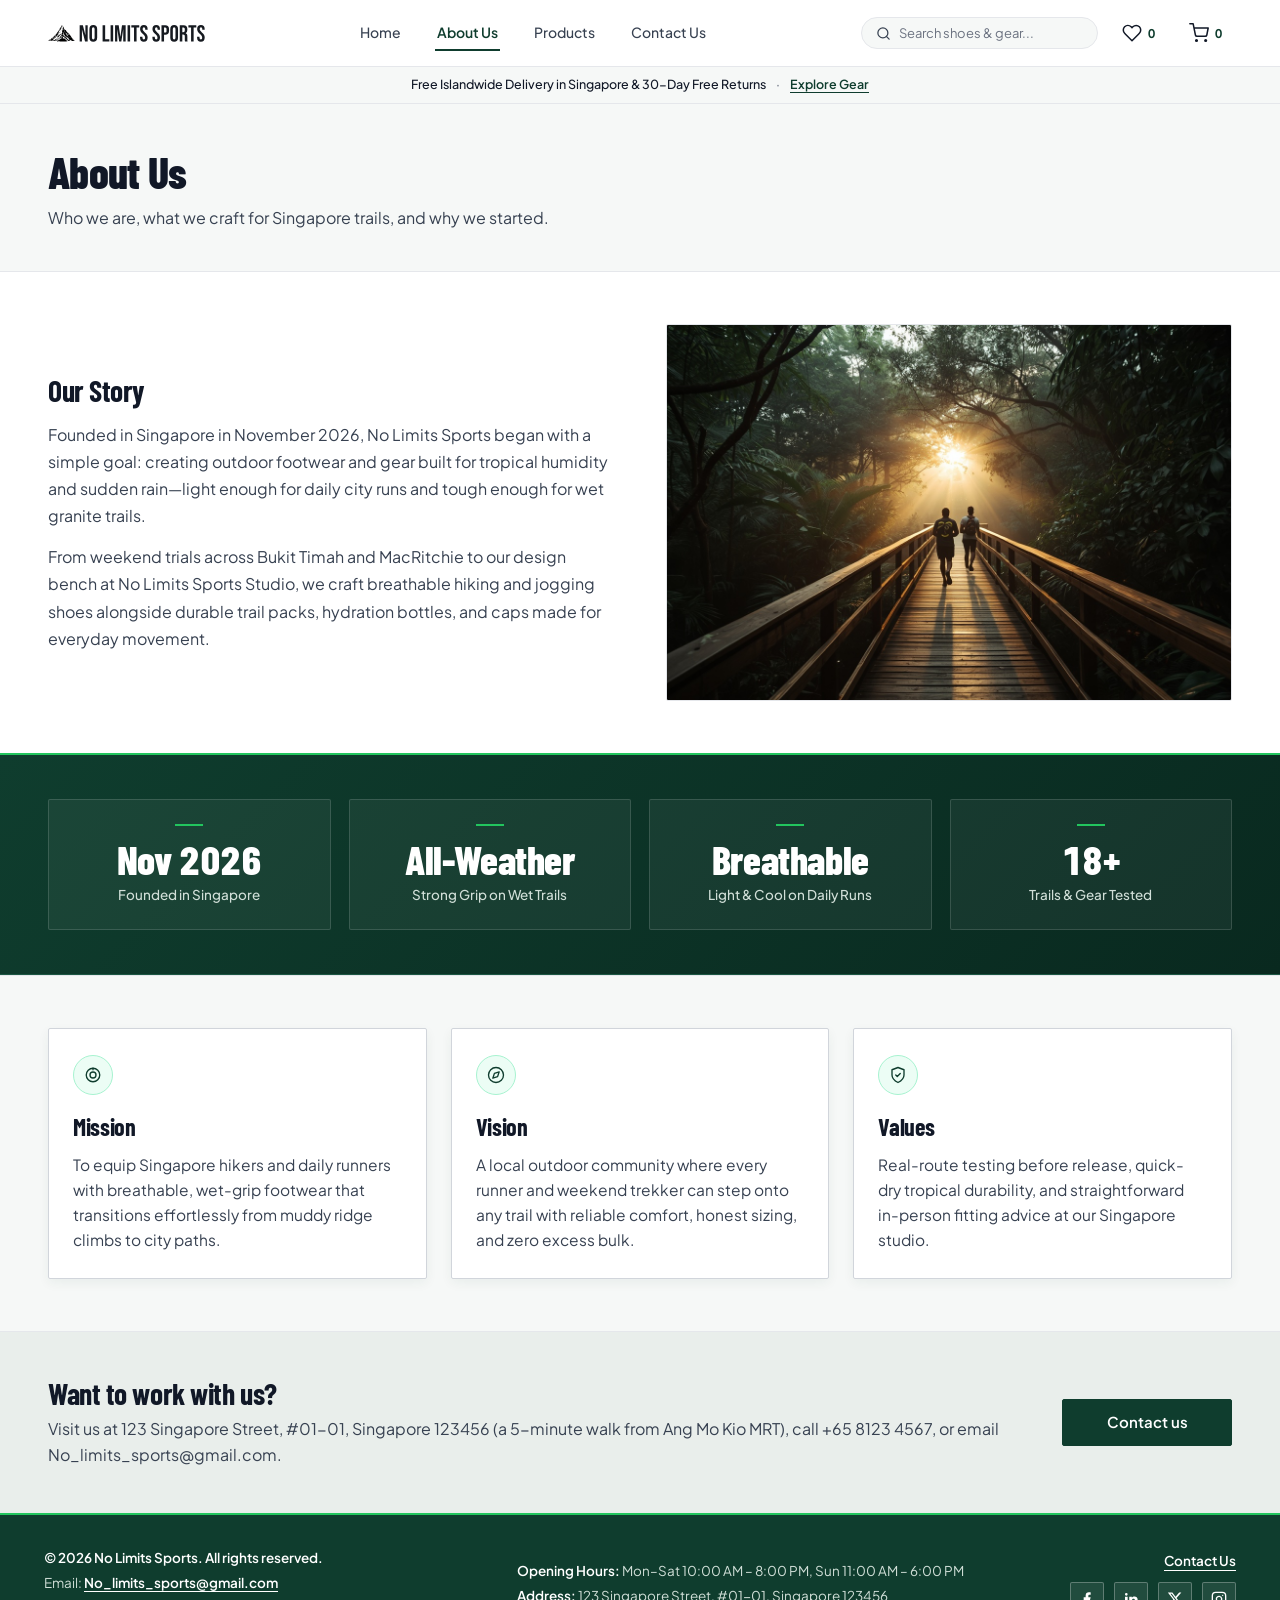
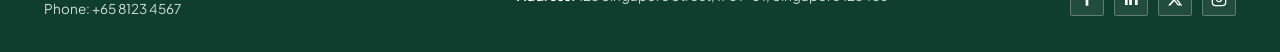
<file: aboutus.html>
<!DOCTYPE html>
<html lang="en">
  <head>
    <meta charset="UTF-8" />
    <meta name="viewport" content="width=device-width, initial-scale=1.0" />
    <title>About Us — No Limits Sports</title>
    <meta
      name="description"
      content="Learn about No Limits Sports, established November 2026 in Singapore, specializing in outdoor hiking shoes and lightweight jogging gear."
    />
    <link rel="stylesheet" href="style.css" />
  </head>
  <body>
    <div class="wrapper">
      <!-- Unified Minimalist Header -->
      <header class="site-header">
      <div class="header-inner">
        <a href="index.html" class="brand-lockup" aria-label="No Limits Sports Home">
          <img
            src="./img/No_limits_logo_5ee418f4.svg"
            alt="No Limits Sports"
            class="brand-logo"
          />
        </a>

        <nav class="site-nav" aria-label="Main Navigation">
          <a href="index.html">Home</a>
          <a href="aboutus.html" class="active">About Us</a>
          <a href="products.html">Products</a>
          <a href="contactus.html">Contact Us</a>
        </nav>

        <div class="header-actions">
          <div class="search-container">
            <form class="header-search" role="search">
              <svg
                class="search-leading-icon"
                viewBox="0 0 24 24"
                fill="none"
                stroke="currentColor"
                stroke-width="2"
                stroke-linecap="round"
                stroke-linejoin="round"
                aria-hidden="true"
              >
                <circle cx="11" cy="11" r="8"></circle>
                <line x1="21" y1="21" x2="16.65" y2="16.65"></line>
              </svg>
              <input
                id="search-input"
                type="search"
                name="q"
                placeholder="Search shoes &amp; gear..."
                aria-label="Search hiking shoes and gear"
                autocomplete="off"
              />
            </form>

            <div id="search-dropdown" class="dropdown-content" aria-label="Recommended products">
              <div class="dropdown-header">Shoes &amp; Sports Gear</div>
              <a href="products.html?q=RidgePro" class="dropdown-item">
                <img src="./img/No_Limits_RidgePro_X1_-_S_139.90__Men__Side_view_a02f286f.jpg" alt="" class="dropdown-thumb" />
                <span class="dropdown-item-title">Men's Hiking — No Limits RidgePro X1</span>
                <span class="dropdown-item-meta">S$139.90</span>
              </a>
              <a href="products.html?q=Summit" class="dropdown-item">
                <img src="./img/No_Limits_Summit_X1__Men__-_S_119.90_Side_view_1a8578b5.jpg" alt="" class="dropdown-thumb" />
                <span class="dropdown-item-title">Men's Hiking — No Limits Summit X1</span>
                <span class="dropdown-item-meta">S$119.90</span>
              </a>
              <a href="products.html?q=Sierra" class="dropdown-item">
                <img src="./img/No_Limits_Sierra_W1__women__-_S_139.90_Side_view_4f2344ae.jpg" alt="" class="dropdown-thumb" />
                <span class="dropdown-item-title">Women's Hiking — No Limits Sierra W1</span>
                <span class="dropdown-item-meta">S$139.90</span>
              </a>
              <a href="products.html?q=Alpine" class="dropdown-item">
                <img src="./img/No_Limits_Alpine_W1__Women__-_S_129.90_Side_view_228c4815.jpg" alt="" class="dropdown-thumb" />
                <span class="dropdown-item-title">Women's Hiking — No Limits Alpine W1</span>
                <span class="dropdown-item-meta">S$129.90</span>
              </a>
              <a href="products.html?q=Journey" class="dropdown-item">
                <img src="./img/No_Limits_Journey_X1__Men__-_S_129.90_Side_view_25b6a732.jpg" alt="" class="dropdown-thumb" />
                <span class="dropdown-item-title">Men's Jogging — No Limits Journey X1</span>
                <span class="dropdown-item-meta">S$129.90</span>
              </a>
              <a href="products.html?q=Motion" class="dropdown-item">
                <img src="./img/No_Limits_Motion_X1__Men__-_S_109.90_Side_view_4db2e911.jpg" alt="" class="dropdown-thumb" />
                <span class="dropdown-item-title">Men's Jogging — No Limits Motion X1</span>
                <span class="dropdown-item-meta">S$109.90</span>
              </a>
              <a href="products.html?q=Glide" class="dropdown-item">
                <img src="./img/No_Limits_Glide_W1__Women__-_S_129.90_Side_view_2632f1a4.jpg" alt="" class="dropdown-thumb" />
                <span class="dropdown-item-title">Women's Jogging — No Limits Glide W1</span>
                <span class="dropdown-item-meta">S$129.90</span>
              </a>
              <a href="products.html?q=Flow" class="dropdown-item">
                <img src="./img/No_Limits_Flow_W1__Women__-_S_109.90_Side_view_042c4379.jpg" alt="" class="dropdown-thumb" />
                <span class="dropdown-item-title">Women's Jogging — No Limits Flow W1</span>
                <span class="dropdown-item-meta">S$109.90</span>
              </a>
              <a href="products.html?q=TrailPack" class="dropdown-item">
                <img src="./img/No_Limits_TrailPack_25L_-_Hiking_Backpack_bda26c87.jpg" alt="" class="dropdown-thumb" />
                <span class="dropdown-item-title">Unisex Gear — No Limits TrailPack 25L</span>
                <span class="dropdown-item-meta">S$89.90</span>
              </a>
              <a href="products.html?q=ActivePack" class="dropdown-item">
                <img src="./img/No_Limits_ActivePack_-_Sports_Duffel_Bag_bc3fd767.jpg" alt="" class="dropdown-thumb" />
                <span class="dropdown-item-title">Unisex Gear — No Limits ActivePack Duffel</span>
                <span class="dropdown-item-meta">S$79.90</span>
              </a>
              <a href="products.html?q=Bottle" class="dropdown-item">
                <img src="./img/No_Limits_Motion_Bottle_750ml_-_Sports_Water_Bottle_dc92d54f.jpg" alt="" class="dropdown-thumb" />
                <span class="dropdown-item-title">Unisex Gear — No Limits Motion Bottle 750ml</span>
                <span class="dropdown-item-meta">S$39.90</span>
              </a>
              <a href="products.html?q=Cap" class="dropdown-item">
                <img src="./img/No_Limits_Summit_Cap_-_Hiking_Cap_34d2e4e3.jpg" alt="" class="dropdown-thumb" />
                <span class="dropdown-item-title">Unisex Gear — No Limits Summit Cap</span>
                <span class="dropdown-item-meta">S$29.90</span>
              </a>
              <div id="dropdown-empty" class="dropdown-empty" hidden>
                No direct matches. <a href="products.html" class="product-inquiry-link">Browse all</a>
              </div>
            </div>
          </div>

          <button
            type="button"
            id="wishlist-trigger"
            class="wishlist-header-btn"
            aria-label="Open wishlist, 0 saved items"
            aria-haspopup="dialog"
            aria-controls="wishlist-drawer"
          >
            <svg
              viewBox="0 0 24 24"
              fill="none"
              stroke="currentColor"
              stroke-width="1.8"
              stroke-linecap="round"
              stroke-linejoin="round"
              aria-hidden="true"
            >
              <path d="M20.84 4.61a5.5 5.5 0 0 0-7.78 0L12 5.67l-1.06-1.06a5.5 5.5 0 0 0-7.78 7.78l1.06 1.06L12 21.23l7.78-7.78 1.06-1.06a5.5 5.5 0 0 0 0-7.78z"></path>
            </svg>
            <span id="wishlist-count" class="wishlist-count">0</span>
          </button>

          <button
            type="button"
            id="cart-trigger"
            class="wishlist-header-btn cart-header-btn"
            aria-label="Open cart, 0 items"
            aria-haspopup="dialog"
            aria-controls="cart-drawer"
          >
            <svg
              viewBox="0 0 24 24"
              fill="none"
              stroke="currentColor"
              stroke-width="1.8"
              stroke-linecap="round"
              stroke-linejoin="round"
              aria-hidden="true"
            >
              <circle cx="9" cy="21" r="1"></circle>
              <circle cx="20" cy="21" r="1"></circle>
              <path d="M1 1h4l2.68 13.39a2 2 0 0 0 2 1.61h9.72a2 2 0 0 0 2-1.61L23 6H6"></path>
            </svg>
            <span id="cart-count" class="wishlist-count">0</span>
          </button>
        </div>
      </div>
    </header>

    <!-- 2. Promo Announcement Strip -->
    <div class="promo-strip" role="region" aria-label="Promotions">
      <p>
        Free Islandwide Delivery in Singapore &amp; 30-Day Free Returns
        <span class="promo-sep" aria-hidden="true">&middot;</span>
        <a href="products.html" class="promo-link">Explore Gear</a>
      </p>
    </div>

    <main>
      <!-- 1. Page Header Band -->
      <section class="about-intro-band" aria-labelledby="about-page-title">
        <div class="container">
          <h1 id="about-page-title">About Us</h1>
          <p class="about-intro-subtitle">
            Who we are, what we craft for Singapore trails, and why we started.
          </p>
        </div>
      </section>

      <!-- 2. Our Story + Company Photo Split -->
      <section class="about-story-band" aria-labelledby="about-story-heading">
        <div class="container about-story-grid">
          <div class="about-story-copy">
            <h2 id="about-story-heading">Our Story</h2>
            <p>
              Founded in Singapore in November 2026, No Limits Sports began with a simple goal:
              creating outdoor footwear and gear built for tropical humidity and sudden rain—light
              enough for daily city runs and tough enough for wet granite trails.
            </p>
            <p>
              From weekend trials across Bukit Timah and MacRitchie to our design bench at No
              Limits Sports Studio, we craft breathable hiking and jogging shoes alongside durable
              trail packs, hydration bottles, and caps made for everyday movement.
            </p>
          </div>

          <div class="about-company-photo">
            <img
              src="./img/Our_story_swiper_d45fd4f3.jpg"
              alt="Two runners jogging along a sunlit wooden forest boardwalk in Singapore"
              referrerpolicy="no-referrer"
            />
          </div>
        </div>
      </section>

      <!-- 3. 4-Column Dark Stats Strip -->
      <section class="about-stats-band" aria-label="Brand Milestones and Specifications">
        <div class="container about-stats-grid">
          <div class="about-stat-item">
            <span class="about-stat-value tabular-nums">Nov 2026</span>
            <span class="about-stat-label">Founded in Singapore</span>
          </div>
          <div class="about-stat-item">
            <span class="about-stat-value">All-Weather</span>
            <span class="about-stat-label">Strong Grip on Wet Trails</span>
          </div>
          <div class="about-stat-item">
            <span class="about-stat-value">Breathable</span>
            <span class="about-stat-label">Light &amp; Cool on Daily Runs</span>
          </div>
          <div class="about-stat-item">
            <span class="about-stat-value tabular-nums">18+</span>
            <span class="about-stat-label">Trails &amp; Gear Tested</span>
          </div>
        </div>
      </section>

      <!-- 4. Mission, Vision, Values 3-Card Band -->
      <section class="about-mvv-band" aria-label="Mission, Vision, and Values">
        <div class="container about-mvv-grid">
          <article class="about-mvv-card">
            <div class="about-mvv-circle" aria-hidden="true">
              <svg viewBox="0 0 24 24" fill="none" stroke="currentColor" stroke-width="1.8" stroke-linecap="round" stroke-linejoin="round">
                <circle cx="12" cy="12" r="9"></circle>
                <circle cx="12" cy="12" r="4"></circle>
                <line x1="12" y1="3" x2="12" y2="5"></line>
              </svg>
            </div>
            <h2>Mission</h2>
            <p>
              To equip Singapore hikers and daily runners with breathable, wet-grip footwear that
              transitions effortlessly from muddy ridge climbs to city paths.
            </p>
          </article>

          <article class="about-mvv-card">
            <div class="about-mvv-circle" aria-hidden="true">
              <svg viewBox="0 0 24 24" fill="none" stroke="currentColor" stroke-width="1.8" stroke-linecap="round" stroke-linejoin="round">
                <circle cx="12" cy="12" r="10"></circle>
                <polygon points="16.24 7.76 14.12 14.12 7.76 16.24 9.88 9.88 16.24 7.76"></polygon>
              </svg>
            </div>
            <h2>Vision</h2>
            <p>
              A local outdoor community where every runner and weekend trekker can step onto any
              trail with reliable comfort, honest sizing, and zero excess bulk.
            </p>
          </article>

          <article class="about-mvv-card">
            <div class="about-mvv-circle" aria-hidden="true">
              <svg viewBox="0 0 24 24" fill="none" stroke="currentColor" stroke-width="1.8" stroke-linecap="round" stroke-linejoin="round">
                <path d="M12 22s8-4 8-10V5l-8-3-8 3v7c0 6 8 10 8 10z"></path>
                <path d="m9 12 2 2 4-4"></path>
              </svg>
            </div>
            <h2>Values</h2>
            <p>
              Real-route testing before release, quick-dry tropical durability, and straightforward
              in-person fitting advice at our Singapore studio.
            </p>
          </article>
        </div>
      </section>

      <!-- 5. Bottom CTA Band -->
      <section class="about-bottom-cta" aria-labelledby="about-bottom-cta-heading">
        <div class="container about-bottom-cta-inner">
          <div class="about-bottom-cta-copy">
            <h2 id="about-bottom-cta-heading">Want to work with us?</h2>
            <p>
              Visit us at 123 Singapore Street, #01-01, Singapore 123456 (a 5-minute walk from Ang
              Mo Kio MRT), call +65 8123 4567, or email No_limits_sports@gmail.com.
            </p>
          </div>
          <a href="contactus.html" class="about-bottom-cta-btn">Contact us</a>
        </div>
      </section>
    </main>

      <!-- Shared Footer -->
      <footer class="site-footer">
        <div class="footer-inner">
          <div class="footer-col footer-brand-col">
            <p class="footer-copyright">&copy; 2026 No Limits Sports. All rights reserved.</p>
            <p class="footer-contact-line">
              Email:
              <a href="mailto:No_limits_sports@gmail.com" class="footer-link">No_limits_sports@gmail.com</a>
            </p>
            <p class="footer-contact-line">
              Phone: +65 8123 4567
            </p>
          </div>

          <div class="footer-col footer-hours-col">
            <p><strong>Opening Hours:</strong> Mon&ndash;Sat 10:00 AM &ndash; 8:00 PM, Sun 11:00 AM &ndash; 6:00 PM</p>
            <p><strong>Address:</strong> 123 Singapore Street, #01-01, Singapore 123456</p>
          </div>

          <div class="footer-col footer-social-col">
            <a href="contactus.html" class="footer-center">Contact Us</a>
            <div class="footer-social-icons" aria-label="Social Media Links">
              <a
                href="https://www.facebook.com/"
                target="_blank"
                rel="noopener noreferrer"
                class="social-circle footer-social-circle"
                aria-label="Facebook"
                title="Facebook"
              >
                <svg viewBox="0 0 24 24" fill="currentColor" aria-hidden="true">
                  <path d="M14 13.5h2.5l1-4H14v-2c0-1.03 0-2 2-2h1.5V2.14c-.326-.043-1.557-.14-2.857-.14C11.928 2 10 3.657 10 6.7v2.8H7v4h3V22h4v-8.5z" />
                </svg>
              </a>

              <a
                href="https://www.linkedin.com/"
                target="_blank"
                rel="noopener noreferrer"
                class="social-circle footer-social-circle"
                aria-label="LinkedIn"
                title="LinkedIn"
              >
                <svg viewBox="0 0 24 24" fill="currentColor" aria-hidden="true">
                  <path d="M6.94 5a2 2 0 1 1-4-.002 2 2 0 0 1 4 .002zM7 8.48H3V21h4V8.48zm6.32 0H9.34V21h3.94v-6.57c0-3.66 4.77-4 4.77 0V21H22v-7.93c0-6.17-7.06-5.94-8.72-2.91l.04-1.68z" />
                </svg>
              </a>

              <a
                href="https://x.com/"
                target="_blank"
                rel="noopener noreferrer"
                class="social-circle footer-social-circle"
                aria-label="X"
                title="X"
              >
                <svg viewBox="0 0 24 24" fill="currentColor" aria-hidden="true">
                  <path d="M18.244 2.25h3.308l-7.227 8.26 8.502 11.24H16.17l-5.214-6.817L4.99 21.75H1.68l7.73-8.835L1.254 2.25H8.08l4.713 6.231zm-1.161 17.52h1.833L7.084 4.126H5.117z" />
                </svg>
              </a>

              <a
                href="https://www.instagram.com/"
                target="_blank"
                rel="noopener noreferrer"
                class="social-circle footer-social-circle"
                aria-label="Instagram"
                title="Instagram"
              >
                <svg viewBox="0 0 24 24" fill="none" stroke="currentColor" stroke-width="2" stroke-linecap="round" stroke-linejoin="round" aria-hidden="true">
                  <rect x="2" y="2" width="20" height="20" rx="5" ry="5" />
                  <path d="M16 11.37A4 4 0 1 1 12.63 8 4 4 0 0 1 16 11.37z" />
                  <line x1="17.5" y1="6.5" x2="17.51" y2="6.5" />
                </svg>
              </a>
            </div>
          </div>
        </div>
      </footer>
    </div>

    <!-- Loads the list of all shoes and sports gear products -->
    <script src="./catalog.js"></script>
    <!-- Handles saving items to the wishlist drawer across all pages -->
    <script src="./wishlist.js"></script>
    <!-- Handles adding items, changing quantities, and viewing totals in the shopping cart drawer -->
    <script src="./cart.js"></script>
    <!-- Controls the header search bar dropdown on the About Us page -->
    <script>
      // Header search bar: filters the dropdown product suggestions as the user types
      const searchInput = document.getElementById('search-input');
      const dropdown = document.getElementById('search-dropdown');
      const dropdownItems = Array.from(dropdown.querySelectorAll('.dropdown-item'));
      const emptyState = document.getElementById('dropdown-empty');

      function updateDropdown() {
        const query = searchInput.value.trim().toLowerCase();
        if (!query) {
          dropdown.classList.remove('is-open');
          return;
        }
        let visibleCount = 0;
        dropdownItems.forEach((item) => {
          const match = item.textContent.toLowerCase().includes(query);
          item.style.display = match ? 'flex' : 'none';
          if (match) visibleCount += 1;
        });
        emptyState.hidden = visibleCount > 0;
        dropdown.classList.add('is-open');
      }

      searchInput.addEventListener('input', updateDropdown);
      searchInput.addEventListener('focus', () => {
        if (searchInput.value.trim().length > 0) updateDropdown();
      });
      document.querySelector('.header-search').addEventListener('submit', (e) => {
        e.preventDefault();
        updateDropdown();
      });
      document.addEventListener('click', (e) => {
        if (!e.target.closest('.search-container')) {
          dropdown.classList.remove('is-open');
        }
      });
    </script>
  </body>
</html>
</file>
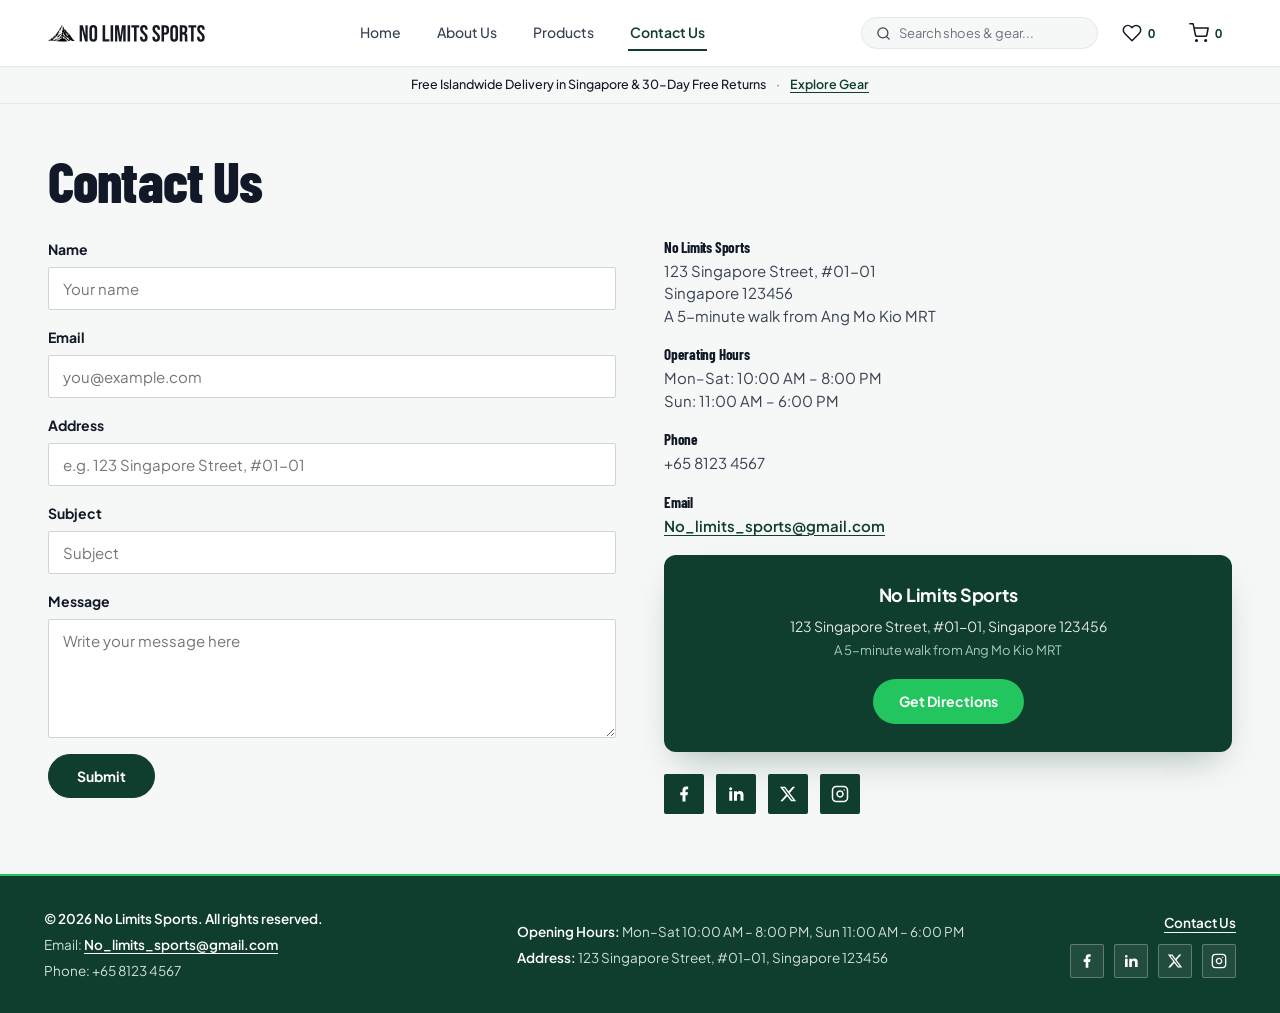
<file: contactus.html>
<!DOCTYPE html>
<html lang="en">
  <head>
    <meta charset="UTF-8" />
    <meta name="viewport" content="width=device-width, initial-scale=1.0" />
    <title>Contact Us — No Limits Sports</title>
    <meta
      name="description"
      content="Contact No Limits Sports in Singapore for footwear sizing advice, orders, and studio visits."
    />
    <link rel="stylesheet" href="style.css" />
  </head>
  <body>
    <div class="wrapper">
      <!-- Unified Minimalist Header -->
      <header class="site-header">
      <div class="header-inner">
        <a href="index.html" class="brand-lockup" aria-label="No Limits Sports Home">
          <img
            src="./img/No_limits_logo_5ee418f4.svg"
            alt="No Limits Sports"
            class="brand-logo"
          />
        </a>

        <nav class="site-nav" aria-label="Main Navigation">
          <a href="index.html">Home</a>
          <a href="aboutus.html">About Us</a>
          <a href="products.html">Products</a>
          <a href="contactus.html" class="active">Contact Us</a>
        </nav>

        <div class="header-actions">
          <div class="search-container">
            <form class="header-search" role="search">
              <svg
                class="search-leading-icon"
                viewBox="0 0 24 24"
                fill="none"
                stroke="currentColor"
                stroke-width="2"
                stroke-linecap="round"
                stroke-linejoin="round"
                aria-hidden="true"
              >
                <circle cx="11" cy="11" r="8"></circle>
                <line x1="21" y1="21" x2="16.65" y2="16.65"></line>
              </svg>
              <input
                id="search-input"
                type="search"
                name="q"
                placeholder="Search shoes &amp; gear..."
                aria-label="Search hiking shoes and gear"
                autocomplete="off"
              />
            </form>

            <div id="search-dropdown" class="dropdown-content" aria-label="Recommended products">
              <div class="dropdown-header">Shoes &amp; Sports Gear</div>
              <a href="products.html?q=RidgePro" class="dropdown-item">
                <img src="./img/No_Limits_RidgePro_X1_-_S_139.90__Men__Side_view_a02f286f.jpg" alt="" class="dropdown-thumb" />
                <span class="dropdown-item-title">Men's Hiking — No Limits RidgePro X1</span>
                <span class="dropdown-item-meta">S$139.90</span>
              </a>
              <a href="products.html?q=Summit" class="dropdown-item">
                <img src="./img/No_Limits_Summit_X1__Men__-_S_119.90_Side_view_1a8578b5.jpg" alt="" class="dropdown-thumb" />
                <span class="dropdown-item-title">Men's Hiking — No Limits Summit X1</span>
                <span class="dropdown-item-meta">S$119.90</span>
              </a>
              <a href="products.html?q=Sierra" class="dropdown-item">
                <img src="./img/No_Limits_Sierra_W1__women__-_S_139.90_Side_view_4f2344ae.jpg" alt="" class="dropdown-thumb" />
                <span class="dropdown-item-title">Women's Hiking — No Limits Sierra W1</span>
                <span class="dropdown-item-meta">S$139.90</span>
              </a>
              <a href="products.html?q=Alpine" class="dropdown-item">
                <img src="./img/No_Limits_Alpine_W1__Women__-_S_129.90_Side_view_228c4815.jpg" alt="" class="dropdown-thumb" />
                <span class="dropdown-item-title">Women's Hiking — No Limits Alpine W1</span>
                <span class="dropdown-item-meta">S$129.90</span>
              </a>
              <a href="products.html?q=Journey" class="dropdown-item">
                <img src="./img/No_Limits_Journey_X1__Men__-_S_129.90_Side_view_25b6a732.jpg" alt="" class="dropdown-thumb" />
                <span class="dropdown-item-title">Men's Jogging — No Limits Journey X1</span>
                <span class="dropdown-item-meta">S$129.90</span>
              </a>
              <a href="products.html?q=Motion" class="dropdown-item">
                <img src="./img/No_Limits_Motion_X1__Men__-_S_109.90_Side_view_4db2e911.jpg" alt="" class="dropdown-thumb" />
                <span class="dropdown-item-title">Men's Jogging — No Limits Motion X1</span>
                <span class="dropdown-item-meta">S$109.90</span>
              </a>
              <a href="products.html?q=Glide" class="dropdown-item">
                <img src="./img/No_Limits_Glide_W1__Women__-_S_129.90_Side_view_2632f1a4.jpg" alt="" class="dropdown-thumb" />
                <span class="dropdown-item-title">Women's Jogging — No Limits Glide W1</span>
                <span class="dropdown-item-meta">S$129.90</span>
              </a>
              <a href="products.html?q=Flow" class="dropdown-item">
                <img src="./img/No_Limits_Flow_W1__Women__-_S_109.90_Side_view_042c4379.jpg" alt="" class="dropdown-thumb" />
                <span class="dropdown-item-title">Women's Jogging — No Limits Flow W1</span>
                <span class="dropdown-item-meta">S$109.90</span>
              </a>
              <a href="products.html?q=TrailPack" class="dropdown-item">
                <img src="./img/No_Limits_TrailPack_25L_-_Hiking_Backpack_bda26c87.jpg" alt="" class="dropdown-thumb" />
                <span class="dropdown-item-title">Unisex Gear — No Limits TrailPack 25L</span>
                <span class="dropdown-item-meta">S$89.90</span>
              </a>
              <a href="products.html?q=ActivePack" class="dropdown-item">
                <img src="./img/No_Limits_ActivePack_-_Sports_Duffel_Bag_bc3fd767.jpg" alt="" class="dropdown-thumb" />
                <span class="dropdown-item-title">Unisex Gear — No Limits ActivePack Duffel</span>
                <span class="dropdown-item-meta">S$79.90</span>
              </a>
              <a href="products.html?q=Bottle" class="dropdown-item">
                <img src="./img/No_Limits_Motion_Bottle_750ml_-_Sports_Water_Bottle_dc92d54f.jpg" alt="" class="dropdown-thumb" />
                <span class="dropdown-item-title">Unisex Gear — No Limits Motion Bottle 750ml</span>
                <span class="dropdown-item-meta">S$39.90</span>
              </a>
              <a href="products.html?q=Cap" class="dropdown-item">
                <img src="./img/No_Limits_Summit_Cap_-_Hiking_Cap_34d2e4e3.jpg" alt="" class="dropdown-thumb" />
                <span class="dropdown-item-title">Unisex Gear — No Limits Summit Cap</span>
                <span class="dropdown-item-meta">S$29.90</span>
              </a>
              <div id="dropdown-empty" class="dropdown-empty" hidden>
                No direct matches. <a href="products.html" class="product-inquiry-link">Browse all</a>
              </div>
            </div>
          </div>

          <button
            type="button"
            id="wishlist-trigger"
            class="wishlist-header-btn"
            aria-label="Open wishlist, 0 saved items"
            aria-haspopup="dialog"
            aria-controls="wishlist-drawer"
          >
            <svg
              viewBox="0 0 24 24"
              fill="none"
              stroke="currentColor"
              stroke-width="1.8"
              stroke-linecap="round"
              stroke-linejoin="round"
              aria-hidden="true"
            >
              <path d="M20.84 4.61a5.5 5.5 0 0 0-7.78 0L12 5.67l-1.06-1.06a5.5 5.5 0 0 0-7.78 7.78l1.06 1.06L12 21.23l7.78-7.78 1.06-1.06a5.5 5.5 0 0 0 0-7.78z"></path>
            </svg>
            <span id="wishlist-count" class="wishlist-count">0</span>
          </button>

          <button
            type="button"
            id="cart-trigger"
            class="wishlist-header-btn cart-header-btn"
            aria-label="Open cart, 0 items"
            aria-haspopup="dialog"
            aria-controls="cart-drawer"
          >
            <svg
              viewBox="0 0 24 24"
              fill="none"
              stroke="currentColor"
              stroke-width="1.8"
              stroke-linecap="round"
              stroke-linejoin="round"
              aria-hidden="true"
            >
              <circle cx="9" cy="21" r="1"></circle>
              <circle cx="20" cy="21" r="1"></circle>
              <path d="M1 1h4l2.68 13.39a2 2 0 0 0 2 1.61h9.72a2 2 0 0 0 2-1.61L23 6H6"></path>
            </svg>
            <span id="cart-count" class="wishlist-count">0</span>
          </button>
        </div>
      </div>
    </header>

    <!-- 2. Promo Announcement Strip -->
    <div class="promo-strip" role="region" aria-label="Promotions">
      <p>
        Free Islandwide Delivery in Singapore &amp; 30-Day Free Returns
        <span class="promo-sep" aria-hidden="true">&middot;</span>
        <a href="products.html" class="promo-link">Explore Gear</a>
      </p>
    </div>

    <main>
      <!-- Contact Section (No Image Swiper) -->
      <section class="contact-section">
        <div class="container">
          <h1>Contact Us</h1>

          <div class="contact-grid">
            <!-- Left Column: Contact Form -->
            <div>
              <div id="form-submitted" class="form-feedback" role="status" aria-live="polite">
                Thank you, we'll reply within 2 working days
              </div>

              <form id="contact-form" class="contact-form" action="#form-submitted" method="get" novalidate>
                <div class="form-group">
                  <label for="contact-name">Name</label>
                  <input
                    type="text"
                    id="contact-name"
                    name="name"
                    placeholder="Your name"
                    aria-describedby="error-contact-name"
                    required
                  />
                  <span id="error-contact-name" class="field-error" aria-live="polite"></span>
                </div>

                <div class="form-group">
                  <label for="contact-email">Email</label>
                  <input
                    type="email"
                    id="contact-email"
                    name="email"
                    placeholder="you@example.com"
                    aria-describedby="error-contact-email"
                    required
                  />
                  <span id="error-contact-email" class="field-error" aria-live="polite"></span>
                </div>

                <div class="form-group">
                  <label for="contact-address">Address</label>
                  <input
                    type="text"
                    id="contact-address"
                    name="address"
                    placeholder="e.g. 123 Singapore Street, #01-01"
                    autocomplete="street-address"
                  />
                </div>

                <div class="form-group">
                  <label for="contact-subject">Subject</label>
                  <input
                    type="text"
                    id="contact-subject"
                    name="subject"
                    placeholder="Subject"
                    aria-describedby="error-contact-subject"
                    required
                  />
                  <span id="error-contact-subject" class="field-error" aria-live="polite"></span>
                </div>

                <div class="form-group">
                  <label for="contact-message">Message</label>
                  <textarea
                    id="contact-message"
                    name="message"
                    rows="5"
                    placeholder="Write your message here"
                    aria-describedby="error-contact-message"
                    required
                  ></textarea>
                  <span id="error-contact-message" class="field-error" aria-live="polite"></span>
                </div>

                <div>
                  <button type="submit" class="btn-dark">Submit</button>
                </div>
              </form>
            </div>

            <!-- Right Column: Studio Address, Hours, Phone, Email, Directions & Social Icons -->
            <aside class="contact-info-col" aria-label="Company Contact Information">
              <div class="info-block">
                <h3>No Limits Sports</h3>
                <p>123 Singapore Street, #01-01</p>
                <p>Singapore 123456</p>
                <p>A 5-minute walk from Ang Mo Kio MRT</p>
              </div>

              <div class="info-block">
                <h3>Operating Hours</h3>
                <p>Mon&ndash;Sat: 10:00 AM &ndash; 8:00 PM</p>
                <p>Sun: 11:00 AM &ndash; 6:00 PM</p>
              </div>

              <div class="info-block">
                <h3>Phone</h3>
                <p>+65 8123 4567</p>
              </div>

              <div class="info-block">
                <h3>Email</h3>
                <p>
                  <a href="mailto:No_limits_sports@gmail.com">No_limits_sports@gmail.com</a>
                </p>
              </div>

              <div class="studio-location-card">
                <h3 class="studio-card-title">No Limits Sports</h3>
                <p class="studio-card-address">123 Singapore Street, #01-01, Singapore 123456</p>
                <p class="studio-card-transit">A 5-minute walk from Ang Mo Kio MRT</p>
                <a
                  href="https://www.google.com/maps/search/?api=1&query=Ang+Mo+Kio+MRT,+Singapore"
                  target="_blank"
                  rel="noopener noreferrer"
                  class="studio-card-cta"
                >
                  Get Directions
                </a>
              </div>

              <div class="social-icons" aria-label="Social Media Links">
                <a
                  href="https://www.facebook.com/"
                  target="_blank"
                  rel="noopener noreferrer"
                  class="social-circle"
                  aria-label="Facebook"
                  title="Facebook"
                >
                  <svg viewBox="0 0 24 24" fill="currentColor" aria-hidden="true">
                    <path d="M14 13.5h2.5l1-4H14v-2c0-1.03 0-2 2-2h1.5V2.14c-.326-.043-1.557-.14-2.857-.14C11.928 2 10 3.657 10 6.7v2.8H7v4h3V22h4v-8.5z" />
                  </svg>
                </a>

                <a
                  href="https://www.linkedin.com/"
                  target="_blank"
                  rel="noopener noreferrer"
                  class="social-circle"
                  aria-label="LinkedIn"
                  title="LinkedIn"
                >
                  <svg viewBox="0 0 24 24" fill="currentColor" aria-hidden="true">
                    <path d="M6.94 5a2 2 0 1 1-4-.002 2 2 0 0 1 4 .002zM7 8.48H3V21h4V8.48zm6.32 0H9.34V21h3.94v-6.57c0-3.66 4.77-4 4.77 0V21H22v-7.93c0-6.17-7.06-5.94-8.72-2.91l.04-1.68z" />
                  </svg>
                </a>

                <a
                  href="https://x.com/"
                  target="_blank"
                  rel="noopener noreferrer"
                  class="social-circle"
                  aria-label="X"
                  title="X"
                >
                  <svg viewBox="0 0 24 24" fill="currentColor" aria-hidden="true">
                    <path d="M18.244 2.25h3.308l-7.227 8.26 8.502 11.24H16.17l-5.214-6.817L4.99 21.75H1.68l7.73-8.835L1.254 2.25H8.08l4.713 6.231zm-1.161 17.52h1.833L7.084 4.126H5.117z" />
                  </svg>
                </a>

                <a
                  href="https://www.instagram.com/"
                  target="_blank"
                  rel="noopener noreferrer"
                  class="social-circle"
                  aria-label="Instagram"
                  title="Instagram"
                >
                  <svg viewBox="0 0 24 24" fill="none" stroke="currentColor" stroke-width="2" stroke-linecap="round" stroke-linejoin="round" aria-hidden="true">
                    <rect x="2" y="2" width="20" height="20" rx="5" ry="5" />
                    <path d="M16 11.37A4 4 0 1 1 12.63 8 4 4 0 0 1 16 11.37z" />
                    <line x1="17.5" y1="6.5" x2="17.51" y2="6.5" />
                  </svg>
                </a>
              </div>
            </aside>
          </div>
        </div>
      </section>
    </main>

      <!-- Shared Footer -->
      <footer class="site-footer">
        <div class="footer-inner">
          <div class="footer-col footer-brand-col">
            <p class="footer-copyright">&copy; 2026 No Limits Sports. All rights reserved.</p>
            <p class="footer-contact-line">
              Email:
              <a href="mailto:No_limits_sports@gmail.com" class="footer-link">No_limits_sports@gmail.com</a>
            </p>
            <p class="footer-contact-line">
              Phone: +65 8123 4567
            </p>
          </div>

          <div class="footer-col footer-hours-col">
            <p><strong>Opening Hours:</strong> Mon&ndash;Sat 10:00 AM &ndash; 8:00 PM, Sun 11:00 AM &ndash; 6:00 PM</p>
            <p><strong>Address:</strong> 123 Singapore Street, #01-01, Singapore 123456</p>
          </div>

          <div class="footer-col footer-social-col">
            <a href="contactus.html" class="footer-center">Contact Us</a>
            <div class="footer-social-icons" aria-label="Social Media Links">
              <a
                href="https://www.facebook.com/"
                target="_blank"
                rel="noopener noreferrer"
                class="social-circle footer-social-circle"
                aria-label="Facebook"
                title="Facebook"
              >
                <svg viewBox="0 0 24 24" fill="currentColor" aria-hidden="true">
                  <path d="M14 13.5h2.5l1-4H14v-2c0-1.03 0-2 2-2h1.5V2.14c-.326-.043-1.557-.14-2.857-.14C11.928 2 10 3.657 10 6.7v2.8H7v4h3V22h4v-8.5z" />
                </svg>
              </a>

              <a
                href="https://www.linkedin.com/"
                target="_blank"
                rel="noopener noreferrer"
                class="social-circle footer-social-circle"
                aria-label="LinkedIn"
                title="LinkedIn"
              >
                <svg viewBox="0 0 24 24" fill="currentColor" aria-hidden="true">
                  <path d="M6.94 5a2 2 0 1 1-4-.002 2 2 0 0 1 4 .002zM7 8.48H3V21h4V8.48zm6.32 0H9.34V21h3.94v-6.57c0-3.66 4.77-4 4.77 0V21H22v-7.93c0-6.17-7.06-5.94-8.72-2.91l.04-1.68z" />
                </svg>
              </a>

              <a
                href="https://x.com/"
                target="_blank"
                rel="noopener noreferrer"
                class="social-circle footer-social-circle"
                aria-label="X"
                title="X"
              >
                <svg viewBox="0 0 24 24" fill="currentColor" aria-hidden="true">
                  <path d="M18.244 2.25h3.308l-7.227 8.26 8.502 11.24H16.17l-5.214-6.817L4.99 21.75H1.68l7.73-8.835L1.254 2.25H8.08l4.713 6.231zm-1.161 17.52h1.833L7.084 4.126H5.117z" />
                </svg>
              </a>

              <a
                href="https://www.instagram.com/"
                target="_blank"
                rel="noopener noreferrer"
                class="social-circle footer-social-circle"
                aria-label="Instagram"
                title="Instagram"
              >
                <svg viewBox="0 0 24 24" fill="none" stroke="currentColor" stroke-width="2" stroke-linecap="round" stroke-linejoin="round" aria-hidden="true">
                  <rect x="2" y="2" width="20" height="20" rx="5" ry="5" />
                  <path d="M16 11.37A4 4 0 1 1 12.63 8 4 4 0 0 1 16 11.37z" />
                  <line x1="17.5" y1="6.5" x2="17.51" y2="6.5" />
                </svg>
              </a>
            </div>
          </div>
        </div>
      </footer>
    </div>

    <!-- Loads the list of all shoes and sports gear products -->
    <script src="./catalog.js"></script>
    <!-- Handles saving items to the wishlist drawer across all pages -->
    <script src="./wishlist.js"></script>
    <!-- Handles adding items, changing quantities, and viewing totals in the shopping cart drawer -->
    <script src="./cart.js"></script>
    <!-- Checks and submits the contact form without reloading, and runs the header search dropdown -->
    <script>
      // Pre-fill the Subject field if the user clicked "Inquire About Item" from a product card
      const urlParams = new URLSearchParams(window.location.search);
      const prefillSubject = urlParams.get('subject');
      if (prefillSubject) {
        const subjectInput = document.getElementById('contact-subject');
        if (subjectInput) subjectInput.value = prefillSubject;
      }

      // Contact form validation: checks Name, Email, Subject, and Message and shows errors next to each invalid field
      const contactForm = document.getElementById('contact-form');
      const formFeedback = document.getElementById('form-submitted');
      const nameInput = document.getElementById('contact-name');
      const emailInput = document.getElementById('contact-email');
      const subjectInput = document.getElementById('contact-subject');
      const messageInput = document.getElementById('contact-message');

      function setFieldError(inputEl, errorId, message) {
        const errorEl = document.getElementById(errorId);
        if (message) {
          inputEl.classList.add('is-invalid');
          inputEl.setAttribute('aria-invalid', 'true');
          if (errorEl) {
            errorEl.textContent = message;
            errorEl.classList.add('is-visible');
          }
        } else {
          inputEl.classList.remove('is-invalid');
          inputEl.removeAttribute('aria-invalid');
          if (errorEl) {
            errorEl.textContent = '';
            errorEl.classList.remove('is-visible');
          }
        }
      }

      const requiredFields = [
        { input: nameInput, errorId: 'error-contact-name' },
        { input: emailInput, errorId: 'error-contact-email' },
        { input: subjectInput, errorId: 'error-contact-subject' },
        { input: messageInput, errorId: 'error-contact-message' },
      ];

      // Clear each field's inline error as soon as the user starts typing in it
      requiredFields.forEach(({ input, errorId }) => {
        if (input) {
          input.addEventListener('input', () => setFieldError(input, errorId, ''));
        }
      });

      if (contactForm && formFeedback) {
        contactForm.addEventListener('submit', (e) => {
          e.preventDefault();

          const nameVal = nameInput.value.trim();
          const emailVal = emailInput.value.trim();
          const subjectVal = subjectInput.value.trim();
          const messageVal = messageInput.value.trim();
          const isEmailValid = /^[^\s@]+@[^\s@]+\.[^\s@]+$/.test(emailVal);

          let firstInvalid = null;

          if (!nameVal) {
            setFieldError(nameInput, 'error-contact-name', 'Please enter your name.');
            if (!firstInvalid) firstInvalid = nameInput;
          } else {
            setFieldError(nameInput, 'error-contact-name', '');
          }

          if (!emailVal) {
            setFieldError(emailInput, 'error-contact-email', 'Please enter your email address.');
            if (!firstInvalid) firstInvalid = emailInput;
          } else if (!isEmailValid) {
            setFieldError(emailInput, 'error-contact-email', 'Please enter a valid email address.');
            if (!firstInvalid) firstInvalid = emailInput;
          } else {
            setFieldError(emailInput, 'error-contact-email', '');
          }

          if (!subjectVal) {
            setFieldError(subjectInput, 'error-contact-subject', 'Please enter a subject.');
            if (!firstInvalid) firstInvalid = subjectInput;
          } else {
            setFieldError(subjectInput, 'error-contact-subject', '');
          }

          if (!messageVal) {
            setFieldError(messageInput, 'error-contact-message', 'Please write your message.');
            if (!firstInvalid) firstInvalid = messageInput;
          } else {
            setFieldError(messageInput, 'error-contact-message', '');
          }

          if (firstInvalid) {
            formFeedback.classList.remove('is-visible');
            firstInvalid.focus();
            return;
          }

          formFeedback.textContent = "Thank you, we'll reply within 2 working days";
          formFeedback.classList.add('is-visible');
          contactForm.reset();
        });
      }

      // Header search bar: filters the dropdown product suggestions as the user types
      const searchInput = document.getElementById('search-input');
      const dropdown = document.getElementById('search-dropdown');
      const dropdownItems = Array.from(dropdown.querySelectorAll('.dropdown-item'));
      const emptyState = document.getElementById('dropdown-empty');

      function updateDropdown() {
        const query = searchInput.value.trim().toLowerCase();
        if (!query) {
          dropdown.classList.remove('is-open');
          return;
        }
        let visibleCount = 0;
        dropdownItems.forEach((item) => {
          const match = item.textContent.toLowerCase().includes(query);
          item.style.display = match ? 'flex' : 'none';
          if (match) visibleCount += 1;
        });
        emptyState.hidden = visibleCount > 0;
        dropdown.classList.add('is-open');
      }

      searchInput.addEventListener('input', updateDropdown);
      searchInput.addEventListener('focus', () => {
        if (searchInput.value.trim().length > 0) updateDropdown();
      });
      document.querySelector('.header-search').addEventListener('submit', (e) => {
        e.preventDefault();
        updateDropdown();
      });
      document.addEventListener('click', (e) => {
        if (!e.target.closest('.search-container')) {
          dropdown.classList.remove('is-open');
        }
      });
    </script>
  </body>
</html>
</file>
<file: style.css>
@import url("https://fonts.googleapis.com/css2?family=Barlow+Condensed:wght@700;800&family=Plus+Jakarta+Sans:wght@400;500;600;700&family=Space+Mono:wght@400;700&display=swap");

/* ==========================================================================
   No Limits Sports — Master Stylesheet (style.css)
   Main styles for the 4-page Singapore outdoor footwear and gear website.
   ========================================================================== */

/* Colours, fonts, and spacing sizes reused across the whole website */
:root {
  --bg-page: #ffffff;
  --bg-surface: #f6f8f7;
  --bg-ticker: #0f3d2e;
  --bg-dark: #0f3d2e;
  --bg-charcoal: #111827;
  --bg-placeholder: #f6f8f7;
  --text-primary: #111827;
  --text-secondary: #374151;
  --text-muted: #6b7280;
  --text-on-dark: #ffffff;
  --text-on-dark-muted: #d1dfd8;
  --brand-green: #0f3d2e;
  --brand-green-hover: #14533f;
  --accent-emerald: #22c55e;
  --border-light: #e5e7eb;
  --border-medium: #d1d5db;
  --border-dark: #1c5743;
  --success-bg: #f0fdf4;
  --success-border: #86efac;
  --success-text: #0f3d2e;
  --max-width: 1240px;
  --font-display: "Barlow Condensed", "Helvetica Neue", Helvetica, Arial, sans-serif;
  --font-sans: "Plus Jakarta Sans", "Helvetica Neue", Helvetica, Arial, sans-serif;
  --font-mono: "Space Mono", ui-monospace, SFMono-Regular, monospace;
  --radius-sharp: 2px;
  --radius-pill: 9999px;
  --transition-fast: 160ms cubic-bezier(0.16, 1, 0.3, 1);
}

/* Browser reset: removes default margins and makes sizing easier to predict */
*,
*::before,
*::after {
  box-sizing: border-box;
  margin: 0;
  padding: 0;
}

/* Base text, background, and smooth scrolling settings for the page */
html {
  font-size: 16px;
  scroll-behavior: smooth;
}

body {
  font-family: var(--font-sans);
  font-size: 16px;
  font-weight: 400;
  line-height: 1.65;
  color: var(--text-primary);
  background-color: var(--bg-page);
  min-height: 100vh;
  -webkit-font-smoothing: antialiased;
}

/* Outer page wrapper: keeps content centered with a max-width and pushes the footer to the bottom */
.wrapper {
  width: 100%;
  max-width: 1440px;
  margin: 0 auto;
  min-height: 100vh;
  display: flex;
  flex-direction: column;
  background-color: var(--bg-page);
}

/* Main section grows to fill spare height so the footer always stays at the bottom */
main {
  flex: 1;
}

a {
  color: inherit;
  text-decoration: none;
}

a:focus-visible,
button:focus-visible,
input:focus-visible,
textarea:focus-visible,
select:focus-visible {
  outline: 2px solid var(--accent-emerald);
  outline-offset: 2px;
}

h1,
h2,
h3,
h4 {
  font-family: var(--font-display);
  color: var(--text-primary);
  letter-spacing: -0.015em;
  text-wrap: balance;
}

h1 {
  font-size: clamp(2.4rem, 4.4vw, 3.5rem);
  font-weight: 800;
  line-height: 1.04;
}

h2 {
  font-size: clamp(1.65rem, 2.6vw, 2.25rem);
  font-weight: 700;
  line-height: 1.12;
}

h3 {
  font-size: 1.35rem;
  font-weight: 700;
  line-height: 1.2;
}

.meta-text {
  font-size: 12px;
  font-weight: 500;
  color: var(--text-muted);
}

.tabular-nums {
  font-variant-numeric: tabular-nums;
}

.container {
  width: 100%;
  max-width: var(--max-width);
  margin-inline: auto;
  padding-inline: 28px;
}

/* Top navigation bar: stays pinned at the top with logo, menu links, search bar, and wishlist icon */
.site-header {
  position: sticky;
  top: 0;
  z-index: 50;
  background-color: #ffffff;
  color: var(--text-primary);
  border-bottom: 1px solid var(--border-light);
}

.header-inner {
  max-width: var(--max-width);
  margin-inline: auto;
  padding: 13px 28px;
  display: flex;
  align-items: center;
  justify-content: space-between;
  gap: 32px;
}

.brand-lockup {
  display: inline-flex;
  align-items: center;
  gap: 10px;
  color: var(--text-primary);
  white-space: nowrap;
  flex-shrink: 0;
  transition: opacity var(--transition-fast);
}

.brand-lockup:hover {
  opacity: 0.78;
}

.brand-mark {
  width: 24px;
  height: 24px;
  flex-shrink: 0;
  color: var(--brand-green);
}

.brand-logo {
  height: 17px;
  width: auto;
  display: block;
  flex-shrink: 0;
  animation: none;
  transition: none;
}

.brand-name {
  font-family: var(--font-display);
  font-size: 21px;
  font-weight: 800;
  letter-spacing: 0.02em;
  text-transform: uppercase;
  line-height: 1;
}

.site-nav {
  display: flex;
  align-items: center;
  justify-content: center;
  gap: 32px;
  flex: 1;
}

.site-nav a {
  position: relative;
  display: inline-block;
  padding: 6px 2px;
  font-family: var(--font-sans);
  font-size: 14px;
  font-weight: 500;
  color: var(--text-secondary);
  white-space: nowrap;
  flex-shrink: 0;
  transition: color var(--transition-fast);
}

.site-nav a::after {
  content: "";
  position: absolute;
  left: 0;
  right: 0;
  bottom: 0;
  height: 2px;
  background-color: var(--accent-emerald);
  transform: scaleX(0);
  transform-origin: center;
  transition: transform var(--transition-fast), background-color var(--transition-fast);
}

.site-nav a:hover {
  color: var(--brand-green);
}

.site-nav a:hover::after,
.site-nav a.active::after,
.site-nav a[aria-current="page"]::after {
  transform: scaleX(1);
}

.site-nav a.active,
.site-nav a[aria-current="page"] {
  color: var(--brand-green);
  font-weight: 600;
}

.site-nav a.active::after,
.site-nav a[aria-current="page"]::after {
  background-color: var(--brand-green);
}

.header-actions {
  display: flex;
  align-items: center;
  gap: 14px;
  flex-shrink: 0;
}

.search-container {
  position: relative;
}

.header-search {
  display: flex;
  align-items: center;
  gap: 8px;
  background-color: var(--bg-surface);
  border: 1px solid var(--border-light);
  border-radius: var(--radius-pill);
  padding: 7px 14px;
  transition: background-color var(--transition-fast), border-color var(--transition-fast);
}

.header-search:hover {
  background-color: #eef2ef;
}

.header-search:focus-within {
  background-color: #ffffff;
  border-color: var(--accent-emerald);
}

.search-leading-icon {
  width: 15px;
  height: 15px;
  color: var(--text-secondary);
  flex-shrink: 0;
}

.header-search input {
  width: 184px;
  border: none;
  background: transparent;
  font-family: var(--font-sans);
  font-size: 13px;
  color: var(--text-primary);
}

.header-search input:focus {
  outline: none;
}

.header-search input::placeholder {
  color: var(--text-muted);
}

.dropdown-content {
  display: none;
  position: absolute;
  top: calc(100% + 8px);
  right: 0;
  min-width: 360px;
  max-height: 380px;
  overflow-y: auto;
  background-color: #ffffff;
  border: 1px solid var(--border-light);
  border-radius: 8px;
  box-shadow: 0 18px 36px -12px rgba(15, 61, 46, 0.14);
  padding: 8px;
  z-index: 100;
}

.dropdown-content.is-open {
  display: block;
}

.dropdown-header {
  padding: 6px 10px;
  font-family: var(--font-sans);
  font-size: 11px;
  font-weight: 700;
  color: var(--brand-green);
  border-bottom: 1px solid var(--border-light);
  margin-bottom: 4px;
}

.dropdown-item {
  display: flex;
  align-items: center;
  justify-content: space-between;
  gap: 10px;
  padding: 8px 10px;
  font-size: 13px;
  font-weight: 500;
  color: var(--text-primary);
  border-radius: 4px;
  transition: background-color var(--transition-fast), color var(--transition-fast);
}

/* Small product thumbnail shown inside each header search suggestion row */
.dropdown-thumb {
  width: 44px;
  height: 28px;
  object-fit: cover;
  border-radius: 3px;
  background-color: #eceff1;
  border: 1px solid var(--border-light);
  flex-shrink: 0;
}

.dropdown-item-title {
  flex: 1;
  min-width: 0;
}

.dropdown-item:hover,
.dropdown-item:focus-visible {
  background-color: var(--bg-surface);
  color: var(--brand-green);
}

.dropdown-item-meta {
  font-size: 11px;
  font-weight: 600;
  color: var(--text-muted);
  white-space: nowrap;
  font-variant-numeric: tabular-nums;
}

.dropdown-empty {
  padding: 10px;
  font-size: 13px;
  color: var(--text-muted);
}

.wishlist-header-btn {
  position: relative;
  display: inline-flex;
  align-items: center;
  justify-content: center;
  gap: 6px;
  min-width: 40px;
  height: 40px;
  padding-inline: 10px;
  background-color: transparent;
  border: none;
  color: var(--text-primary);
  border-radius: var(--radius-pill);
  font-family: var(--font-sans);
  font-size: 13px;
  font-weight: 600;
  white-space: nowrap;
  flex-shrink: 0;
  cursor: pointer;
  font-variant-numeric: tabular-nums;
  transition: background-color var(--transition-fast), color var(--transition-fast);
}

.wishlist-header-btn:hover {
  background-color: var(--bg-surface);
  color: var(--brand-green);
}

.wishlist-header-btn svg {
  width: 20px;
  height: 20px;
  flex-shrink: 0;
  transition: fill var(--transition-fast), stroke var(--transition-fast);
}

.wishlist-header-btn.has-items svg {
  fill: var(--accent-emerald);
  stroke: var(--brand-green);
}

.wishlist-count {
  font-size: 12px;
  font-weight: 700;
  color: var(--brand-green);
}

/* Header shopping cart button matches the wishlist heart button beside it */
.cart-header-btn.has-items svg {
  fill: none;
  stroke: var(--brand-green);
}

.cart-header-btn.has-items .wishlist-count {
  color: var(--brand-green);
}

/* Small announcement banner directly under the header on every page */
.promo-strip {
  background-color: var(--bg-surface);
  border-bottom: 1px solid var(--border-light);
  padding: 9px 20px;
  text-align: center;
  font-size: 12.5px;
  font-weight: 500;
  line-height: 1.4;
  color: var(--text-primary);
}

.promo-sep {
  margin-inline: 8px;
  color: var(--text-muted);
}

.promo-link {
  font-weight: 600;
  text-decoration: underline;
  text-underline-offset: 3px;
  color: var(--brand-green);
  transition: color var(--transition-fast);
}

.promo-link:hover {
  color: var(--accent-emerald);
}

/* Home page 3-slide hero carousel with autoplay video, text overlay, arrows, and dots */
.hero-swiper {
  position: relative;
  width: 100%;
  overflow: hidden;
  background-color: #07080a;
}

.hero-swiper-track {
  display: flex;
  width: 100%;
  will-change: transform;
  transition: transform 650ms cubic-bezier(0.16, 1, 0.3, 1);
}

.hero-slide {
  position: relative;
  flex: 0 0 100%;
  width: 100%;
  min-height: clamp(380px, 56vh, 520px);
  display: flex;
  align-items: flex-end;
  justify-content: center;
  padding: 48px 72px 72px;
  overflow: hidden;
  background-color: #07080a;
}

.hero-slide--1 {
  background-image:
    radial-gradient(circle at 50% 28%, #252b36 0%, #0d1015 48%, #060709 100%);
}

.hero-slide--2 {
  background-image:
    radial-gradient(circle at 65% 30%, #262933 0%, #101218 50%, #050608 100%);
}

.hero-slide--3 {
  background-image:
    radial-gradient(circle at 35% 28%, #1e2829 0%, #0d1213 52%, #050608 100%);
}

.hero-slide-video,
.hero-video,
.hero-slide-img {
  position: absolute;
  inset: 0;
  width: 100%;
  height: 100%;
  object-fit: cover;
  object-position: center;
  display: block;
  pointer-events: none;
}

.hero-slide-img--gear {
  object-position: center 42%;
}

.hero-slide-scrim {
  position: absolute;
  inset: 0;
  background: linear-gradient(
    to top,
    rgba(5, 6, 8, 0.92) 0%,
    rgba(5, 6, 8, 0.48) 46%,
    rgba(5, 6, 8, 0.18) 100%
  );
  pointer-events: none;
}

.hero-slide-content {
  position: relative;
  z-index: 2;
  max-width: 920px;
  width: 100%;
  text-align: center;
  display: flex;
  flex-direction: column;
  align-items: center;
  gap: 16px;
}

.hero-slide-title {
  font-family: var(--font-display);
  font-size: clamp(2.35rem, 5.4vw, 4.25rem);
  font-weight: 800;
  line-height: 0.95;
  letter-spacing: -0.01em;
  text-transform: uppercase;
  color: #ffffff;
  text-wrap: balance;
  text-shadow: 0 6px 28px rgba(0, 0, 0, 0.55);
}

.hero-slide-subtext {
  font-family: var(--font-sans);
  font-size: clamp(15px, 1.5vw, 18px);
  font-weight: 400;
  line-height: 1.5;
  color: rgba(248, 250, 252, 0.88);
  max-width: 56ch;
}

.hero-pill-cta {
  margin-top: 8px;
  display: inline-flex;
  align-items: center;
  justify-content: center;
  padding: 13px 34px;
  min-height: 46px;
  border-radius: var(--radius-pill);
  background-color: #ffffff;
  color: var(--brand-green);
  border: 2px solid #ffffff;
  font-family: var(--font-sans);
  font-size: 14px;
  font-weight: 700;
  letter-spacing: 0.01em;
  white-space: nowrap;
  box-shadow: 0 10px 26px rgba(0, 0, 0, 0.35);
  transition: transform var(--transition-fast), background-color var(--transition-fast),
    color var(--transition-fast), border-color var(--transition-fast),
    box-shadow var(--transition-fast);
}

.hero-pill-cta:hover {
  background-color: var(--brand-green);
  color: #ffffff;
  border-color: var(--accent-emerald);
  transform: translateY(-2px);
  box-shadow: 0 14px 30px rgba(0, 0, 0, 0.45);
}

.hero-pill-cta:focus-visible {
  outline: 2px solid var(--accent-emerald);
  outline-offset: 3px;
}

.hero-arrow {
  position: absolute;
  top: 50%;
  transform: translateY(-50%);
  z-index: 4;
  width: 46px;
  height: 46px;
  border-radius: var(--radius-pill);
  background-color: rgba(15, 61, 46, 0.68);
  border: 1px solid rgba(255, 255, 255, 0.32);
  color: #ffffff;
  display: inline-flex;
  align-items: center;
  justify-content: center;
  cursor: pointer;
  backdrop-filter: blur(6px);
  transition: background-color var(--transition-fast), border-color var(--transition-fast),
    color var(--transition-fast), transform var(--transition-fast);
}

.hero-arrow:hover {
  background-color: var(--brand-green);
  border-color: var(--accent-emerald);
  color: #ffffff;
}

.hero-arrow:focus-visible {
  outline: 2px solid var(--accent-emerald);
  outline-offset: 2px;
}

.hero-arrow svg {
  width: 20px;
  height: 20px;
}

.hero-arrow--prev {
  left: 24px;
}

.hero-arrow--next {
  right: 24px;
}

.hero-pagination {
  position: absolute;
  left: 50%;
  bottom: 24px;
  transform: translateX(-50%);
  z-index: 4;
  display: flex;
  align-items: center;
  gap: 8px;
}

.hero-dot {
  position: relative;
  width: 32px;
  height: 32px;
  padding: 0;
  border: none;
  background: transparent;
  cursor: pointer;
  display: inline-flex;
  align-items: center;
  justify-content: center;
}

.hero-dot::before {
  content: "";
  width: 9px;
  height: 9px;
  border-radius: var(--radius-pill);
  background-color: rgba(255, 255, 255, 0.45);
  transition: width var(--transition-fast), background-color var(--transition-fast);
}

.hero-dot:hover::before {
  background-color: rgba(255, 255, 255, 0.85);
}

.hero-dot.is-active::before {
  width: 26px;
  background-color: var(--accent-emerald);
}

.hero-dot:focus-visible {
  outline: 2px solid var(--accent-emerald);
  outline-offset: 2px;
  border-radius: var(--radius-pill);
}

/* Empty placeholder frame pattern used for wireframe boxes */
.wireframe-box {
  position: relative;
  width: 100%;
  background-color: var(--bg-placeholder);
  border: 1px solid var(--border-light);
  border-radius: var(--radius-sharp);
  display: flex;
  flex-direction: column;
  align-items: center;
  justify-content: center;
  text-align: center;
  padding: 20px;
  background-image:
    linear-gradient(
      to top right,
      transparent calc(50% - 0.5px),
      #d1d5db calc(50% - 0.5px),
      #d1d5db calc(50% + 0.5px),
      transparent calc(50% + 0.5px)
    ),
    linear-gradient(
      to bottom right,
      transparent calc(50% - 0.5px),
      #d1d5db calc(50% - 0.5px),
      #d1d5db calc(50% + 0.5px),
      transparent calc(50% + 0.5px)
    );
}

.wireframe-box--card {
  aspect-ratio: 16 / 10;
}

.wireframe-box--map {
  height: 230px;
}

.placeholder-caption {
  display: inline-block;
  background-color: rgba(255, 255, 255, 0.94);
  border: 1px solid var(--border-light);
  padding: 6px 14px;
  font-family: var(--font-sans);
  font-size: 12px;
  font-weight: 600;
  color: var(--text-primary);
  border-radius: var(--radius-sharp);
}

/* Dark green pill button used for Subscribe and Submit actions */
.btn-dark {
  display: inline-flex;
  align-items: center;
  justify-content: center;
  padding: 12px 28px;
  min-height: 44px;
  font-family: var(--font-sans);
  font-size: 14px;
  font-weight: 700;
  color: #ffffff;
  background-color: var(--brand-green);
  border: 1px solid var(--brand-green);
  border-radius: var(--radius-pill);
  cursor: pointer;
  white-space: nowrap;
  transition: background-color var(--transition-fast), border-color var(--transition-fast),
    transform var(--transition-fast);
}

.btn-dark:hover {
  background-color: var(--brand-green-hover);
  border-color: var(--accent-emerald);
  transform: translateY(-1px);
}

/* Home page brand story and email newsletter signup section */
.newsletter-band {
  background-color: var(--bg-surface);
  border-top: 1px solid var(--border-light);
  padding-block: 48px;
}

.newsletter-grid {
  display: grid;
  grid-template-columns: 1fr 1fr;
  gap: 40px;
  align-items: center;
}

.newsletter-about h2 {
  margin-bottom: 8px;
}

.newsletter-about p {
  color: var(--text-secondary);
}

.newsletter-form-wrap label {
  display: block;
  font-family: var(--font-display);
  font-size: 14px;
  font-weight: 700;
  margin-bottom: 8px;
}

.newsletter-form {
  display: flex;
  gap: 10px;
}

.newsletter-form input {
  flex: 1;
  min-width: 0;
  padding: 12px 14px;
  font-family: var(--font-sans);
  font-size: 15px;
  background-color: var(--bg-page);
  border: 1px solid var(--border-medium);
  border-radius: var(--radius-sharp);
}

.newsletter-feedback {
  display: none;
  margin-top: 8px;
  font-size: 13px;
  font-weight: 600;
  color: var(--success-text);
}

.newsletter-feedback.is-visible {
  display: block;
}

/* Shared home section heading and underline action link styles */
.home-cards-section {
  padding-block: 60px 68px;
}

.section-top-row {
  display: flex;
  align-items: flex-end;
  justify-content: space-between;
  gap: 24px;
  margin-bottom: 32px;
  flex-wrap: wrap;
}

.section-top-row p {
  color: var(--text-secondary);
  margin-top: 6px;
}

.inline-action-link {
  font-family: var(--font-display);
  font-size: 14px;
  font-weight: 700;
  color: var(--brand-green);
  border-bottom: 2px solid var(--brand-green);
  padding-bottom: 2px;
  white-space: nowrap;
  transition: color var(--transition-fast), border-color var(--transition-fast);
}

.inline-action-link:hover {
  color: var(--accent-emerald);
  border-bottom-color: var(--accent-emerald);
}

.load-more-wrap {
  margin-top: 40px;
  text-align: center;
}

/* Smooth horizontal scrolling showcase of featured hiking and jogging footwear */
.gear-carousel-section {
  padding-block: 56px 64px;
  background-color: var(--bg-page);
}

.gear-carousel-heading {
  font-family: var(--font-display);
  font-size: clamp(1.75rem, 2.8vw, 2.35rem);
  font-weight: 800;
  letter-spacing: -0.01em;
  text-transform: uppercase;
  margin-bottom: 0;
  color: var(--text-primary);
}

.gear-header-row {
  display: flex;
  align-items: baseline;
  justify-content: space-between;
  gap: 20px;
  margin-bottom: 24px;
  flex-wrap: wrap;
}

.gear-header-actions {
  display: flex;
  align-items: center;
  gap: 16px;
}

.gear-view-all {
  font-family: var(--font-sans);
  font-size: 14px;
  font-weight: 600;
  color: var(--brand-green);
  text-decoration: underline;
  text-underline-offset: 4px;
  white-space: nowrap;
  transition: color var(--transition-fast);
}

.gear-view-all:hover {
  color: var(--accent-emerald);
}

.gear-marquee-viewport {
  width: 100%;
  overflow: hidden;
  position: relative;
}

#gear-track,
.gear-track {
  display: flex;
  width: max-content;
  will-change: transform;
  animation: gear-marquee 95s linear infinite;
  user-select: none;
}

.gear-marquee-viewport:hover #gear-track,
.gear-marquee-viewport:focus-within #gear-track,
#gear-track:hover {
  animation-play-state: paused;
}

.gear-marquee-group {
  display: flex;
  align-items: stretch;
  gap: 16px;
  padding-right: 16px;
  flex-shrink: 0;
}

@keyframes gear-marquee {
  0% {
    transform: translateX(0);
  }
  100% {
    transform: translateX(-50%);
  }
}

.gear-card {
  flex: 0 0 250px;
  width: 250px;
  height: auto;
  display: flex;
  flex-direction: column;
  cursor: pointer;
}

.gear-card:focus-visible {
  outline: 2px solid var(--accent-emerald);
  outline-offset: 4px;
}

.gear-card[hidden] {
  display: none;
}

.gear-card-media {
  position: relative;
  width: 100%;
  background-color: #e5e6e6;
  border: 1px solid var(--border-light);
  margin-bottom: 14px;
  overflow: hidden;
  transition: border-color var(--transition-fast);
}

.gear-card:hover .gear-card-media {
  border-color: var(--accent-emerald);
}

.gear-card-image-wrap {
  position: relative;
  width: 100%;
  aspect-ratio: 1376 / 768;
  overflow: hidden;
}

.gear-card-img {
  width: 100%;
  height: 100%;
  object-fit: cover;
  padding: 0;
  display: block;
  transition: transform var(--transition-fast);
}

.gear-card:hover .gear-card-img {
  transform: scale(1.03);
}

.wishlist-btn {
  position: absolute;
  top: 12px;
  right: 12px;
  z-index: 2;
  width: 36px;
  height: 36px;
  border: 1px solid var(--border-light);
  border-radius: var(--radius-pill);
  background-color: rgba(255, 255, 255, 0.92);
  color: var(--text-primary);
  display: inline-flex;
  align-items: center;
  justify-content: center;
  cursor: pointer;
  transition: transform var(--transition-fast), background-color var(--transition-fast),
    color var(--transition-fast), border-color var(--transition-fast);
}

.wishlist-btn:hover {
  background-color: #ffffff;
  border-color: var(--accent-emerald);
  color: var(--brand-green);
  transform: scale(1.06);
}

.wishlist-btn svg {
  width: 18px;
  height: 18px;
  transition: fill var(--transition-fast), stroke var(--transition-fast);
}

.wishlist-btn.is-liked {
  color: var(--brand-green);
  border-color: var(--accent-emerald);
}

.wishlist-btn.is-liked svg {
  fill: var(--accent-emerald);
  stroke: var(--brand-green);
}

.gear-card-price {
  font-family: var(--font-sans);
  font-size: 15px;
  font-weight: 700;
  color: var(--text-primary);
  font-variant-numeric: tabular-nums;
  line-height: 1.3;
  margin-bottom: 4px;
}

.gear-card-title {
  font-family: var(--font-sans);
  font-size: 14px;
  font-weight: 600;
  line-height: 1.35;
  letter-spacing: 0;
  color: var(--text-primary);
  margin-bottom: 2px;
}

.gear-card:hover .gear-card-title {
  color: var(--brand-green);
  text-decoration: underline;
  text-underline-offset: 3px;
}

.gear-card-subtitle {
  font-family: var(--font-sans);
  font-size: 13px;
  font-weight: 400;
  color: var(--text-muted);
  line-height: 1.4;
}

/* Product grid layout and individual shoe/gear card styling */
.three-col-grid {
  display: grid;
  grid-template-columns: repeat(3, 1fr);
  gap: 24px;
}

.products-container {
  width: 100%;
  max-width: 1200px;
  margin: 0 auto;
  padding: 0 24px;
}

.products-grid {
  display: grid;
  grid-template-columns: repeat(4, 1fr);
  gap: 16px;
}

.product-card {
  background-color: #ffffff;
  border: none;
  box-shadow: none;
  padding: 0;
  display: flex;
  flex-direction: column;
  cursor: pointer;
  text-align: left;
  outline-offset: 4px;
}

.product-card[hidden] {
  display: none;
}

.product-media-box {
  position: relative;
  width: 100%;
  background-color: #e5e6e6;
  border: none;
  box-shadow: none;
  overflow: hidden;
}

.product-image-wrap {
  position: relative;
  width: 100%;
  aspect-ratio: 1376 / 768;
  overflow: hidden;
  background-color: #e5e6e6;
}

.product-img {
  position: relative;
  z-index: 1;
  width: 100%;
  height: 100%;
  object-fit: cover;
  padding: 0;
  display: block;
  transition: opacity 200ms cubic-bezier(0.16, 1, 0.3, 1),
    transform 240ms cubic-bezier(0.16, 1, 0.3, 1);
}

.product-img[src=""],
.product-img:not([src]) {
  display: none;
}

.product-img-secondary {
  position: absolute;
  inset: 0;
  opacity: 0;
  pointer-events: none;
}

.product-placeholder-slot {
  display: flex;
  flex-direction: column;
  align-items: center;
  justify-content: center;
  gap: 4px;
  padding: 12px 16px;
  border: 1px dashed #cbd5e1;
  background-color: rgba(255, 255, 255, 0.55);
  text-align: center;
  pointer-events: none;
}

.placeholder-title {
  font-family: var(--font-sans);
  font-size: 12px;
  font-weight: 600;
  color: var(--text-secondary);
}

.placeholder-path {
  font-family: var(--font-mono);
  font-size: 11px;
  color: var(--text-muted);
}

.product-media-box:has(.product-img-primary[src]:not([src=""])) .product-placeholder-slot,
.qv-media-stage:has(.qv-main-img[src]:not([src=""])) .product-placeholder-slot {
  display: none;
}

.product-card:hover .product-media-box:has(.product-img-secondary[src]:not([src=""])) .product-img-primary {
  opacity: 0;
}

.product-card:hover .product-media-box:has(.product-img-secondary[src]:not([src=""])) .product-img-secondary {
  opacity: 1;
}

.product-card:hover .product-media-box:not(:has(.product-img-secondary[src]:not([src=""]))) .product-img-primary[src]:not([src=""]) {
  transform: scale(1.03);
}

.product-wishlist-btn {
  position: absolute;
  top: 12px;
  right: 12px;
  z-index: 2;
  width: 32px;
  height: 32px;
  border: none;
  border-radius: var(--radius-pill);
  background-color: rgba(255, 255, 255, 0.72);
  color: var(--text-primary);
  display: inline-flex;
  align-items: center;
  justify-content: center;
  cursor: pointer;
  transition: background-color var(--transition-fast), color var(--transition-fast),
    transform var(--transition-fast);
}

.product-wishlist-btn:hover {
  background-color: #ffffff;
  color: var(--brand-green);
  transform: scale(1.06);
}

.product-wishlist-btn svg {
  width: 16px;
  height: 16px;
  transition: fill var(--transition-fast), stroke var(--transition-fast);
}

.product-wishlist-btn.is-liked {
  color: var(--brand-green);
  background-color: #ffffff;
}

.product-wishlist-btn.is-liked svg {
  fill: var(--accent-emerald);
  stroke: var(--brand-green);
}

.product-meta {
  padding-top: 10px;
  display: flex;
  flex-direction: column;
  align-items: flex-start;
  gap: 3px;
  background-color: #ffffff;
}

.product-meta-top {
  width: 100%;
  display: flex;
  align-items: center;
  justify-content: space-between;
  gap: 8px;
}

.product-price-line {
  font-family: var(--font-sans);
  font-size: 15px;
  font-weight: 700;
  color: #111827;
  font-variant-numeric: tabular-nums;
  line-height: 1.35;
}

.product-gender-badge {
  display: inline-flex;
  align-items: center;
  padding: 2px 7px;
  border-radius: var(--radius-sharp);
  font-family: var(--font-sans);
  font-size: 11px;
  font-weight: 700;
  letter-spacing: 0.04em;
  text-transform: uppercase;
  line-height: 1.35;
  flex-shrink: 0;
}

.product-gender-badge.is-men {
  background-color: #ecfdf5;
  color: var(--brand-green);
  border: 1px solid #a7f3d0;
}

.product-gender-badge.is-women {
  background-color: #f3f4f6;
  color: #1f2937;
  border: 1px solid #d1d5db;
}

.product-gender-badge.is-unisex {
  background-color: #f8fafc;
  color: #334155;
  border: 1px solid #cbd5e1;
}

.product-title-line {
  font-family: var(--font-sans);
  font-size: 14px;
  font-weight: 500;
  color: #111827;
  line-height: 1.35;
  letter-spacing: 0;
  margin: 0;
  transition: color var(--transition-fast);
}

.product-card:hover .product-title-line {
  color: var(--brand-green);
}

.product-category-line,
.product-colours-line {
  font-family: var(--font-sans);
  font-size: 13px;
  font-weight: 400;
  color: #6b7280;
  line-height: 1.35;
}

.product-status-line {
  font-family: var(--font-sans);
  font-size: 13px;
  font-weight: 500;
  color: #111827;
  line-height: 1.35;
  margin-top: 2px;
}

.product-status-line.is-accent {
  color: #0f3d2e;
  font-weight: 600;
}

.product-inquiry-link {
  font-family: var(--font-sans);
  font-size: 13px;
  font-weight: 700;
  text-decoration: underline;
  text-underline-offset: 4px;
  color: var(--brand-green);
  transition: color var(--transition-fast);
}

.product-inquiry-link:hover {
  color: var(--accent-emerald);
}

/* Compact Add to Cart button shown beneath each product card on the Products page */
.product-cart-btn {
  margin-top: 8px;
  width: 100%;
  padding: 8px 12px;
  font-family: var(--font-sans);
  font-size: 12.5px;
  font-weight: 600;
  color: #ffffff;
  background-color: var(--brand-green);
  border: 1px solid var(--brand-green);
  border-radius: var(--radius-sharp);
  cursor: pointer;
  transition: background-color var(--transition-fast), border-color var(--transition-fast);
}

.product-cart-btn:hover {
  background-color: var(--brand-green-hover);
  border-color: var(--accent-emerald);
}

.product-cart-btn.is-added {
  background-color: #ffffff;
  color: var(--brand-green);
  border-color: var(--accent-emerald);
}

/* About Us page layout: page intro, story + photo split, stats bar, values cards, and bottom CTA */
.about-intro-band {
  background-color: var(--bg-surface);
  border-bottom: 1px solid var(--border-light);
  padding-block: 44px 40px;
}

.about-intro-band h1 {
  font-size: clamp(2.25rem, 3.8vw, 2.75rem);
  font-weight: 800;
  line-height: 1.08;
  color: var(--text-primary);
  margin-bottom: 10px;
}

.about-intro-subtitle {
  font-size: 16px;
  line-height: 1.6;
  color: var(--text-secondary);
  max-width: 64ch;
}

/* 2. Our Story + Company Photo Split */
.about-story-band {
  background-color: var(--bg-page);
  padding-block: 52px;
}

.about-story-grid {
  display: grid;
  grid-template-columns: 1fr 1fr;
  gap: 52px;
  align-items: center;
}

.about-story-copy h2 {
  font-size: clamp(1.55rem, 2.4vw, 1.85rem);
  font-weight: 700;
  line-height: 1.15;
  color: var(--text-primary);
  margin-bottom: 14px;
}

.about-story-copy p {
  font-size: 16px;
  line-height: 1.7;
  color: var(--text-secondary);
  max-width: 56ch;
}

.about-story-copy p + p {
  margin-top: 14px;
}

.about-company-photo {
  width: 100%;
  aspect-ratio: 3 / 2;
  min-height: 230px;
  border: 1px solid var(--border-light);
  border-radius: var(--radius-sharp);
  overflow: hidden;
  background-color: var(--bg-surface);
}

.about-company-photo img {
  width: 100%;
  height: 100%;
  object-fit: cover;
  display: block;
}

/* 3. 4-Column Dark Stats Strip */
.about-stats-band {
  background: linear-gradient(135deg, #0f3d2e 0%, #09291f 100%);
  border-top: 2px solid var(--accent-emerald);
  border-bottom: 1px solid var(--border-dark);
  color: #ffffff;
  padding-block: 44px;
}

.about-stats-grid {
  display: grid;
  grid-template-columns: repeat(4, 1fr);
  gap: 18px;
  text-align: center;
}

.about-stat-item {
  position: relative;
  display: flex;
  flex-direction: column;
  align-items: center;
  justify-content: center;
  gap: 6px;
  padding: 24px 18px;
  background-color: rgba(255, 255, 255, 0.05);
  border: 1px solid rgba(255, 255, 255, 0.14);
  border-radius: var(--radius-sharp);
  transition: border-color var(--transition-fast), background-color var(--transition-fast);
}

.about-stat-item::before {
  content: "";
  width: 28px;
  height: 2px;
  background-color: var(--accent-emerald);
  margin-bottom: 6px;
}

.about-stat-item:hover {
  background-color: rgba(255, 255, 255, 0.08);
  border-color: rgba(34, 197, 94, 0.48);
}

.about-stat-value {
  font-family: var(--font-display);
  font-size: clamp(2rem, 3.2vw, 2.5rem);
  font-weight: 800;
  line-height: 1.05;
  color: #ffffff;
  letter-spacing: -0.01em;
}

.about-stat-label {
  font-family: var(--font-sans);
  font-size: 13.5px;
  font-weight: 500;
  color: var(--text-on-dark-muted);
  line-height: 1.4;
}

/* 4. Mission, Vision, Values 3-Card Band */
.about-mvv-band {
  background-color: var(--bg-surface);
  border-top: 1px solid var(--border-light);
  border-bottom: 1px solid var(--border-light);
  padding-block: 52px;
}

.about-mvv-grid {
  display: grid;
  grid-template-columns: repeat(3, 1fr);
  gap: 24px;
}

.about-mvv-card {
  background-color: #ffffff;
  border: 1px solid var(--border-medium);
  border-radius: var(--radius-sharp);
  padding: 26px 24px;
  box-shadow: 0 4px 12px rgba(15, 61, 46, 0.06);
  display: flex;
  flex-direction: column;
  align-items: flex-start;
}

.about-mvv-circle {
  width: 40px;
  height: 40px;
  border-radius: var(--radius-pill);
  background-color: #ecfdf5;
  border: 1px solid #a7f3d0;
  color: var(--brand-green);
  display: inline-flex;
  align-items: center;
  justify-content: center;
  margin-bottom: 18px;
}

.about-mvv-circle svg {
  width: 18px;
  height: 18px;
}

.about-mvv-card h2 {
  font-size: 1.5rem;
  font-weight: 700;
  line-height: 1.2;
  color: var(--text-primary);
  margin-bottom: 10px;
}

.about-mvv-card p {
  font-size: 15.5px;
  line-height: 1.62;
  color: var(--text-secondary);
}

/* 5. Bottom CTA Band */
.about-bottom-cta {
  background-color: #e9eeeb;
  padding-block: 44px;
}

.about-bottom-cta-inner {
  display: flex;
  align-items: center;
  justify-content: space-between;
  gap: 28px;
}

.about-bottom-cta-copy h2 {
  font-size: clamp(1.55rem, 2.4vw, 1.85rem);
  font-weight: 700;
  line-height: 1.15;
  color: var(--text-primary);
  margin-bottom: 6px;
}

.about-bottom-cta-copy p {
  font-size: 16px;
  color: var(--text-secondary);
}

.about-bottom-cta-btn {
  display: inline-flex;
  align-items: center;
  justify-content: center;
  min-width: 170px;
  min-height: 44px;
  padding: 10px 28px;
  background-color: var(--brand-green);
  color: #ffffff;
  border: 1px solid var(--brand-green);
  border-radius: var(--radius-sharp);
  font-family: var(--font-sans);
  font-size: 15px;
  font-weight: 600;
  white-space: nowrap;
  flex-shrink: 0;
  transition: background-color var(--transition-fast), border-color var(--transition-fast),
    transform var(--transition-fast);
}

.about-bottom-cta-btn:hover {
  background-color: var(--brand-green-hover);
  border-color: var(--accent-emerald);
  transform: translateY(-1px);
}

/* Products page filter buttons, gender/sort dropdowns, and category section headers */
.products-controls-section {
  padding-block: 40px 24px;
}

.products-controls-section h1 {
  margin-bottom: 20px;
}

.filter-toolbar {
  display: flex;
  align-items: center;
  justify-content: space-between;
  gap: 10px 16px;
  flex-wrap: wrap;
}

.filter-pills {
  display: flex;
  flex-wrap: wrap;
  gap: 6px;
}

.filter-btn {
  padding: 6px 14px;
  min-height: 32px;
  font-family: var(--font-sans);
  font-size: 12.5px;
  font-weight: 600;
  letter-spacing: 0.01em;
  color: var(--text-primary);
  background-color: var(--bg-page);
  border: 1px solid var(--border-medium);
  border-radius: var(--radius-sharp);
  cursor: pointer;
  white-space: nowrap;
  transition: background-color var(--transition-fast), color var(--transition-fast),
    border-color var(--transition-fast), box-shadow var(--transition-fast);
}

.filter-btn:hover {
  background-color: var(--bg-surface);
  border-color: #0f3d2e;
  color: #0f3d2e;
}

.filter-btn.is-active {
  background-color: #0f3d2e;
  color: #ffffff;
  border-color: #0f3d2e;
  box-shadow: 0 2px 8px rgba(15, 61, 46, 0.16);
}

.filter-btn:focus-visible {
  outline: 2px solid var(--accent-emerald);
  outline-offset: 2px;
}

.filter-toolbar-right {
  display: flex;
  align-items: center;
  gap: 8px;
  flex-wrap: wrap;
}

.sort-select {
  padding: 6px 10px;
  min-height: 32px;
  font-family: var(--font-sans);
  font-size: 12.5px;
  font-weight: 500;
  color: var(--text-primary);
  background-color: var(--bg-page);
  border: 1px solid var(--border-medium);
  border-radius: var(--radius-sharp);
  min-width: 132px;
  cursor: pointer;
  transition: border-color var(--transition-fast), opacity var(--transition-fast);
}

.sort-select:focus {
  border-color: #0f3d2e;
  outline: none;
}

.sort-select:disabled {
  opacity: 0.5;
  cursor: not-allowed;
}

.products-grid-band {
  background-color: #ffffff;
  padding-block: 20px 72px;
}

.catalog-category-section + .catalog-category-section {
  margin-top: 56px;
}

.catalog-category-header {
  display: flex;
  align-items: flex-end;
  justify-content: space-between;
  gap: 16px;
  padding-bottom: 14px;
  margin-bottom: 22px;
  border-bottom: 1px solid var(--border-light);
}

.catalog-category-header h2 {
  font-family: var(--font-sans);
  font-size: 1.35rem;
  font-weight: 700;
  line-height: 1.2;
  color: var(--text-primary);
  margin: 0;
}

.catalog-category-subtitle {
  margin-top: 4px;
  font-size: 14px;
  color: var(--text-secondary);
}

.catalog-category-count {
  font-family: var(--font-sans);
  font-size: 13px;
  font-weight: 600;
  color: var(--text-muted);
  white-space: nowrap;
}

.products-empty-msg {
  padding: 48px 0;
  text-align: center;
  font-size: 15px;
  color: var(--text-secondary);
}

.products-empty-msg button {
  background: none;
  border: none;
  cursor: pointer;
  margin-left: 6px;
}

/* Quick-view popup modal showing product photos, sizes, price, and Add to Wishlist button */
body.modal-open {
  overflow: hidden;
}

.qv-modal[hidden] {
  display: none;
}

.qv-modal {
  position: fixed;
  inset: 0;
  z-index: 200;
  display: flex;
  align-items: center;
  justify-content: center;
  padding: 20px;
}

.qv-backdrop {
  position: absolute;
  inset: 0;
  background-color: rgba(17, 24, 39, 0.52);
  backdrop-filter: blur(3px);
}

.qv-dialog {
  position: relative;
  z-index: 1;
  width: 100%;
  max-width: 780px;
  max-height: 90vh;
  overflow-y: auto;
  background-color: #ffffff;
  border: 1px solid var(--border-light);
  border-radius: 4px;
  box-shadow: 0 24px 48px -12px rgba(15, 61, 46, 0.25);
  padding: 28px;
}

.qv-close-btn {
  position: absolute;
  top: 14px;
  right: 14px;
  z-index: 3;
  width: 36px;
  height: 36px;
  border-radius: var(--radius-pill);
  border: 1px solid var(--border-light);
  background-color: #ffffff;
  color: var(--text-primary);
  display: inline-flex;
  align-items: center;
  justify-content: center;
  cursor: pointer;
  transition: background-color var(--transition-fast), border-color var(--transition-fast),
    color var(--transition-fast);
}

.qv-close-btn:hover {
  border-color: var(--accent-emerald);
  color: var(--brand-green);
  background-color: var(--bg-surface);
}

.qv-close-btn svg {
  width: 18px;
  height: 18px;
}

.qv-grid {
  display: grid;
  grid-template-columns: 1fr 1fr;
  gap: 28px;
  align-items: start;
}

.qv-media-stage {
  background-color: #eceff1;
  width: 100%;
  max-width: 340px;
  aspect-ratio: 1 / 1;
  justify-self: center;
  display: flex;
  flex-direction: column;
  align-items: center;
  justify-content: center;
  position: relative;
  overflow: hidden;
}

.qv-main-img {
  width: 100%;
  height: 100%;
  object-fit: contain;
  padding: 16px 16px 52px;
  mix-blend-mode: multiply;
}

.qv-main-img[src=""],
.qv-main-img:not([src]) {
  display: none;
}

.qv-thumb-row {
  position: absolute;
  bottom: 10px;
  left: 50%;
  transform: translateX(-50%);
  display: flex;
  gap: 8px;
}

.qv-thumb-btn {
  width: 40px;
  height: 40px;
  padding: 4px;
  background-color: #ffffff;
  border: 1px solid var(--border-light);
  border-radius: 2px;
  cursor: pointer;
  transition: border-color var(--transition-fast);
}

.qv-thumb-btn img {
  width: 100%;
  height: 100%;
  object-fit: contain;
  mix-blend-mode: multiply;
}

.qv-thumb-btn.is-active,
.qv-thumb-btn:hover {
  border-color: var(--brand-green);
}

.qv-details {
  display: flex;
  flex-direction: column;
  align-items: flex-start;
  gap: 8px;
  padding-top: 4px;
}

.qv-status-label {
  font-family: var(--font-sans);
  font-size: 12px;
  font-weight: 700;
  color: var(--brand-green);
  letter-spacing: 0.03em;
  text-transform: uppercase;
}

.qv-title {
  font-family: var(--font-sans);
  font-size: 22px;
  font-weight: 700;
  color: var(--text-primary);
  line-height: 1.25;
}

.qv-line {
  font-size: 13px;
  color: var(--text-muted);
}

.qv-price {
  font-family: var(--font-sans);
  font-size: 16px;
  font-weight: 700;
  color: var(--text-primary);
  font-variant-numeric: tabular-nums;
  margin-top: 2px;
}

.qv-desc {
  font-size: 14px;
  line-height: 1.55;
  color: var(--text-secondary);
  margin-block: 4px 6px;
}

.qv-option-group {
  width: 100%;
  margin-top: 4px;
}

.qv-option-label {
  font-size: 12px;
  font-weight: 700;
  color: var(--text-primary);
  margin-bottom: 8px;
}

.qv-option-val {
  font-weight: 500;
  color: var(--text-muted);
}

.qv-sizes {
  display: flex;
  flex-wrap: wrap;
  gap: 8px;
}

.qv-size-btn {
  padding: 7px 14px;
  min-width: 52px;
  font-family: var(--font-sans);
  font-size: 13px;
  font-weight: 600;
  color: var(--text-primary);
  background-color: #ffffff;
  border: 1px solid var(--border-medium);
  border-radius: var(--radius-pill);
  cursor: pointer;
  transition: border-color var(--transition-fast), background-color var(--transition-fast),
    color var(--transition-fast);
}

.qv-size-btn:hover {
  border-color: var(--accent-emerald);
  color: var(--brand-green);
}

.qv-size-btn.is-selected {
  background-color: var(--brand-green);
  border-color: var(--brand-green);
  color: #ffffff;
}

.qv-actions {
  width: 100%;
  margin-top: 12px;
  display: flex;
  flex-direction: column;
  gap: 10px;
}

.qv-add-btn {
  width: 100%;
}

.qv-add-btn.is-saved {
  background-color: #ffffff;
  color: var(--brand-green);
  border: 1.5px solid var(--brand-green);
}

.qv-add-btn.is-saved:hover {
  background-color: var(--bg-surface);
  border-color: var(--accent-emerald);
}

.qv-inquire-link {
  display: inline-flex;
  align-items: center;
  justify-content: center;
  width: 100%;
  padding: 10px 18px;
  font-family: var(--font-sans);
  font-size: 13px;
  font-weight: 600;
  color: var(--brand-green);
  border: 1px solid var(--border-medium);
  border-radius: var(--radius-pill);
  transition: border-color var(--transition-fast), background-color var(--transition-fast);
}

.qv-inquire-link:hover {
  border-color: var(--accent-emerald);
  background-color: var(--bg-surface);
}

/* Secondary outline style for Add to Wishlist when paired with Add to Cart in Quick View */
.qv-wishlist-btn {
  background-color: #ffffff;
  color: var(--brand-green);
  border: 1px solid var(--brand-green);
}

.qv-wishlist-btn:hover {
  background-color: var(--bg-surface);
  color: var(--brand-green);
}

/* Slide-over wishlist drawer showing all saved products and quick remove/view buttons */
.wishlist-drawer[hidden] {
  display: none;
}

.wishlist-drawer {
  position: fixed;
  inset: 0;
  z-index: 600;
  display: flex;
  justify-content: flex-end;
}

.wishlist-drawer-backdrop {
  position: absolute;
  inset: 0;
  background-color: rgba(17, 24, 39, 0.48);
  backdrop-filter: blur(2px);
}

.wishlist-drawer-panel {
  position: relative;
  z-index: 1;
  width: 100%;
  max-width: 420px;
  height: 100%;
  background-color: #ffffff;
  border-left: 1px solid var(--border-light);
  box-shadow: -16px 0 40px rgba(15, 61, 46, 0.16);
  display: flex;
  flex-direction: column;
}

.wishlist-drawer-header {
  display: flex;
  align-items: flex-start;
  justify-content: space-between;
  gap: 16px;
  padding: 22px 24px 18px;
  border-bottom: 1px solid var(--border-light);
}

.wishlist-drawer-title {
  font-family: var(--font-sans);
  font-size: 18px;
  font-weight: 700;
  color: var(--text-primary);
  line-height: 1.25;
}

.wishlist-drawer-count {
  font-weight: 600;
  color: var(--brand-green);
  font-variant-numeric: tabular-nums;
}

.wishlist-drawer-subtitle {
  margin-top: 3px;
  font-size: 13px;
  color: var(--text-muted);
}

.wishlist-drawer-close {
  position: static;
  flex-shrink: 0;
}

.wishlist-drawer-body {
  flex: 1;
  overflow-y: auto;
  padding: 20px 24px;
}

.wishlist-empty-state {
  min-height: 280px;
  display: flex;
  flex-direction: column;
  align-items: center;
  justify-content: center;
  text-align: center;
  padding: 24px 12px;
  gap: 10px;
}

.wishlist-empty-icon {
  width: 52px;
  height: 52px;
  border-radius: var(--radius-pill);
  background-color: var(--bg-surface);
  border: 1px solid var(--border-light);
  color: var(--brand-green);
  display: inline-flex;
  align-items: center;
  justify-content: center;
  margin-bottom: 4px;
}

.wishlist-empty-icon svg {
  width: 24px;
  height: 24px;
}

.wishlist-empty-state h3 {
  font-size: 16px;
  font-weight: 700;
  color: var(--text-primary);
}

.wishlist-empty-state p {
  font-size: 13.5px;
  line-height: 1.5;
  color: var(--text-muted);
  max-width: 280px;
}

.wishlist-empty-cta {
  margin-top: 8px;
}

.wishlist-item-list {
  list-style: none;
  display: flex;
  flex-direction: column;
  gap: 16px;
}

.wishlist-item-card {
  display: grid;
  grid-template-columns: 84px 1fr;
  gap: 14px;
  padding-bottom: 16px;
  border-bottom: 1px solid var(--border-light);
}

.wishlist-item-card:last-child {
  border-bottom: none;
  padding-bottom: 0;
}

.wishlist-item-thumb {
  width: 84px;
  height: 84px;
  background-color: #eceff1;
  display: flex;
  align-items: center;
  justify-content: center;
  overflow: hidden;
  padding: 6px;
}

.wishlist-item-thumb img {
  width: 100%;
  height: 100%;
  object-fit: contain;
  mix-blend-mode: multiply;
}

.wishlist-thumb-placeholder {
  font-family: var(--font-mono);
  font-size: 10px;
  color: var(--text-muted);
  text-align: center;
  word-break: break-word;
  line-height: 1.3;
}

.wishlist-item-info {
  display: flex;
  flex-direction: column;
  align-items: flex-start;
  min-width: 0;
}

.wishlist-item-title {
  font-size: 14px;
  font-weight: 600;
  color: var(--text-primary);
  line-height: 1.35;
}

.wishlist-item-meta {
  font-size: 12px;
  color: var(--text-muted);
  margin-top: 2px;
}

.wishlist-item-price {
  font-size: 14px;
  font-weight: 700;
  color: var(--text-primary);
  font-variant-numeric: tabular-nums;
  margin-top: 6px;
}

.wishlist-item-actions {
  display: flex;
  align-items: center;
  flex-wrap: wrap;
  gap: 8px;
  margin-top: 10px;
}

.wishlist-view-btn {
  display: inline-flex;
  align-items: center;
  justify-content: center;
  padding: 6px 12px;
  font-size: 12px;
  font-weight: 600;
  color: #ffffff;
  background-color: var(--brand-green);
  border: 1px solid var(--brand-green);
  border-radius: var(--radius-sharp);
  transition: background-color var(--transition-fast), border-color var(--transition-fast);
}

.wishlist-view-btn:hover {
  background-color: var(--accent-emerald);
  border-color: var(--accent-emerald);
}

.wishlist-remove-btn {
  padding: 6px 12px;
  font-family: var(--font-sans);
  font-size: 12px;
  font-weight: 600;
  color: var(--text-secondary);
  background-color: #ffffff;
  border: 1px solid var(--border-medium);
  border-radius: var(--radius-sharp);
  cursor: pointer;
  transition: border-color var(--transition-fast), color var(--transition-fast),
    background-color var(--transition-fast);
}

.wishlist-remove-btn:hover {
  border-color: #dc2626;
  color: #b91c1c;
  background-color: #fef2f2;
}

.wishlist-drawer-footer[hidden] {
  display: none;
}

.wishlist-drawer-footer {
  padding: 16px 24px 20px;
  border-top: 1px solid var(--border-light);
  background-color: var(--bg-surface);
}

.wishlist-inquire-all-btn {
  width: 100%;
  text-align: center;
}

/* Shopping cart drawer controls: quantity stepper, subtotal, clear button, and order confirmation */
.cart-item-actions {
  justify-content: space-between;
  width: 100%;
}

.cart-qty-controls {
  display: inline-flex;
  align-items: center;
  border: 1px solid var(--border-medium);
  border-radius: var(--radius-sharp);
  background-color: #ffffff;
}

.cart-qty-btn {
  width: 28px;
  height: 28px;
  border: none;
  background: transparent;
  font-family: var(--font-sans);
  font-size: 14px;
  font-weight: 700;
  color: var(--text-primary);
  cursor: pointer;
  display: inline-flex;
  align-items: center;
  justify-content: center;
  transition: background-color var(--transition-fast), color var(--transition-fast);
}

.cart-qty-btn:hover {
  background-color: var(--bg-surface);
  color: var(--brand-green);
}

.cart-qty-val {
  min-width: 26px;
  text-align: center;
  font-size: 12.5px;
  font-weight: 700;
  color: var(--text-primary);
}

.cart-drawer-footer {
  display: flex;
  flex-direction: column;
  gap: 8px;
}

.cart-summary-row {
  display: flex;
  align-items: center;
  justify-content: space-between;
  font-size: 15px;
  color: var(--text-primary);
}

.cart-summary-row strong {
  font-size: 17px;
  color: var(--brand-green);
}

.cart-delivery-note {
  font-size: 12.5px;
  color: var(--text-muted);
}

.cart-footer-actions {
  display: flex;
  flex-direction: column;
  gap: 8px;
  margin-top: 4px;
}

.cart-clear-btn {
  width: 100%;
  padding: 9px 14px;
  font-family: var(--font-sans);
  font-size: 13px;
  font-weight: 600;
  color: var(--text-secondary);
  background-color: #ffffff;
  border: 1px solid var(--border-medium);
  border-radius: var(--radius-pill);
  cursor: pointer;
  transition: border-color var(--transition-fast), color var(--transition-fast),
    background-color var(--transition-fast);
}

.cart-clear-btn:hover {
  border-color: #dc2626;
  color: #b91c1c;
  background-color: #fef2f2;
}

.cart-checkout-feedback {
  padding: 12px 14px;
  margin-bottom: 16px;
  background-color: var(--success-bg);
  border: 1px solid var(--success-border);
  color: var(--success-text);
  font-size: 13.5px;
  font-weight: 600;
  line-height: 1.5;
  border-radius: var(--radius-sharp);
}

/* Contact Us page layout: enquiry form, studio contact details, Google Map box, and social links */
.contact-section {
  background-color: var(--bg-surface);
  padding-block: 48px 60px;
}

.contact-section h1 {
  margin-bottom: 28px;
}

.contact-grid {
  display: grid;
  grid-template-columns: 1fr 1fr;
  gap: 48px;
  align-items: start;
}

.contact-form {
  display: flex;
  flex-direction: column;
  gap: 16px;
}

.form-group {
  display: flex;
  flex-direction: column;
  gap: 6px;
}

.form-group label {
  font-family: var(--font-sans);
  font-size: 14px;
  font-weight: 700;
  color: var(--text-primary);
}

.form-group input,
.form-group textarea {
  width: 100%;
  padding: 11px 14px;
  font-family: var(--font-sans);
  font-size: 15px;
  color: var(--text-primary);
  background-color: var(--bg-page);
  border: 1px solid var(--border-medium);
  border-radius: var(--radius-sharp);
  transition: border-color var(--transition-fast);
}

.form-group input:focus,
.form-group textarea:focus,
.newsletter-form input:focus {
  border-color: var(--accent-emerald);
}

.form-group input.is-invalid,
.form-group textarea.is-invalid {
  border-color: #dc2626;
  background-color: #fef2f2;
}

/* Inline error message shown directly beneath each invalid form input */
.field-error {
  display: none;
  font-size: 13px;
  font-weight: 600;
  color: #b91c1c;
}

.field-error.is-visible {
  display: block;
}

/* Form confirmation message banner shown above the contact form */
.form-feedback {
  display: none;
  padding: 12px 16px;
  margin-bottom: 16px;
  background-color: var(--success-bg);
  border: 1px solid var(--success-border);
  color: var(--success-text);
  font-size: 14px;
  font-weight: 600;
}

.form-feedback:target,
.form-feedback.is-visible {
  display: block;
}

.contact-info-col {
  display: flex;
  flex-direction: column;
  gap: 18px;
}

.info-block h3 {
  font-size: 15px;
  font-weight: 700;
  margin-bottom: 4px;
}

.info-block p {
  font-size: 15px;
  color: var(--text-secondary);
  line-height: 1.5;
}

.info-block a {
  color: var(--brand-green);
  font-weight: 600;
  text-decoration: underline;
  text-underline-offset: 3px;
}

.info-block a:hover {
  color: var(--accent-emerald);
}

/* Studio location card on the Contact Us page with address, transit note, and Get Directions button */
.studio-location-card {
  background-color: #0f3d2e;
  border-radius: 12px;
  padding: 28px 32px;
  text-align: center;
  box-shadow: 0 18px 36px -14px rgba(15, 61, 46, 0.35);
}

.studio-card-title {
  font-family: var(--font-sans);
  font-size: 18px;
  font-weight: 700;
  color: #ffffff;
  line-height: 1.35;
  margin-bottom: 8px;
}

.studio-card-address {
  font-size: 14px;
  color: #e5e7eb;
  line-height: 1.5;
  margin-bottom: 4px;
}

.studio-card-transit {
  font-size: 13px;
  color: #a7c9b8;
  line-height: 1.45;
  margin-bottom: 20px;
}

.studio-card-cta {
  display: inline-flex;
  align-items: center;
  justify-content: center;
  padding: 11px 26px;
  min-height: 42px;
  border-radius: var(--radius-pill);
  background-color: #22c55e;
  color: #ffffff;
  font-family: var(--font-sans);
  font-size: 14px;
  font-weight: 700;
  text-decoration: none;
  transition: background-color var(--transition-fast), transform var(--transition-fast);
}

.studio-card-cta:hover {
  background-color: #16a34a;
  transform: translateY(-1px);
}

/* Square social media icon buttons on Contact Us and inside the footer */
.social-icons {
  display: flex;
  align-items: center;
  gap: 12px;
  margin-top: 4px;
}

.social-circle {
  width: 40px;
  height: 40px;
  border-radius: var(--radius-sharp);
  background-color: var(--brand-green);
  color: #ffffff;
  display: inline-flex;
  align-items: center;
  justify-content: center;
  transition: background-color var(--transition-fast), color var(--transition-fast);
}

.social-circle:hover {
  background-color: var(--brand-green-hover);
  outline: 1px solid var(--accent-emerald);
  color: #ffffff;
}

.social-circle svg {
  width: 18px;
  height: 18px;
}

/* Shared website footer: displays copyright, email link, hours, address, and social icons */
.site-footer {
  background-color: var(--brand-green);
  color: var(--text-on-dark-muted);
  padding-block: 32px;
  margin-top: auto;
  border-top: 2px solid var(--accent-emerald);
}

.footer-inner {
  max-width: var(--max-width);
  margin-inline: auto;
  padding-inline: 24px;
  display: grid;
  grid-template-columns: 1.1fr 1.3fr auto;
  align-items: center;
  gap: 20px 28px;
  font-size: 13.5px;
  line-height: 1.6;
}

.footer-col p + p {
  margin-top: 4px;
}

.footer-copyright {
  color: #ffffff;
  font-weight: 600;
}

.footer-col strong {
  color: #ffffff;
  font-weight: 600;
}

.footer-link {
  color: #ffffff;
  font-weight: 600;
  text-decoration: underline;
  text-underline-offset: 3px;
  transition: color var(--transition-fast);
}

.footer-link:hover {
  color: var(--accent-emerald);
}

.footer-social-col {
  display: flex;
  flex-direction: column;
  align-items: flex-end;
  gap: 10px;
}

.footer-center {
  color: #ffffff;
  font-weight: 600;
  text-decoration: underline;
  text-underline-offset: 4px;
  transition: color var(--transition-fast);
}

.footer-center:hover {
  color: var(--accent-emerald);
}

.footer-social-icons {
  display: flex;
  align-items: center;
  gap: 10px;
}

.footer-social-circle {
  width: 34px;
  height: 34px;
  border: 1px solid rgba(255, 255, 255, 0.28);
  background-color: rgba(255, 255, 255, 0.08);
}

.footer-social-circle svg {
  width: 16px;
  height: 16px;
}

/* Responsive layout rules for tablets and mobile phones */
@media (max-width: 980px) {
  .header-inner {
    flex-wrap: wrap;
    gap: 14px 20px;
  }

  .site-nav {
    order: 3;
    flex: 1 0 100%;
    justify-content: center;
    padding-top: 10px;
    border-top: 1px solid var(--border-light);
    gap: 24px;
  }

  .newsletter-grid,
  .contact-grid,
  .about-story-grid {
    grid-template-columns: 1fr;
    gap: 32px;
  }

  .about-stats-grid {
    grid-template-columns: repeat(2, 1fr);
    gap: 20px;
  }

  .about-mvv-grid {
    grid-template-columns: 1fr;
    gap: 20px;
  }

  .about-bottom-cta-inner {
    flex-direction: column;
    align-items: flex-start;
    gap: 20px;
  }

  .three-col-grid,
  .products-grid {
    grid-template-columns: repeat(2, 1fr);
  }

  .qv-grid {
    grid-template-columns: 1fr;
    gap: 20px;
    padding-top: 32px;
  }

  .qv-media-stage {
    max-width: 320px;
    aspect-ratio: 5 / 4;
  }
}

@media (max-width: 640px) {
  .header-inner {
    padding: 12px 16px;
    gap: 12px;
  }

  .brand-logo {
    height: 15px;
  }

  .header-actions {
    width: 100%;
    justify-content: space-between;
  }

  .search-container {
    flex: 1;
  }

  .header-search {
    width: 100%;
  }

  .header-search input {
    width: 100%;
  }

  .dropdown-content {
    min-width: 0;
    width: 100%;
    left: 0;
    right: auto;
  }

  .site-nav {
    justify-content: space-between;
    gap: 10px;
    padding-top: 8px;
  }

  .site-nav a {
    font-size: 13px;
  }

  .container,
  .products-container {
    padding-inline: 16px;
  }

  .about-intro-band,
  .about-story-band,
  .about-stats-band,
  .about-mvv-band,
  .about-bottom-cta {
    padding-block: 36px;
  }

  .about-stats-grid {
    gap: 12px;
  }

  .about-stat-item {
    padding: 18px 12px;
  }

  .about-bottom-cta-btn {
    width: 100%;
  }

  .hero-slide {
    min-height: 340px;
    padding: 40px 20px 68px;
  }

  .hero-arrow {
    width: 40px;
    height: 40px;
  }

  .hero-arrow--prev {
    left: 12px;
  }

  .hero-arrow--next {
    right: 12px;
  }

  .three-col-grid,
  .products-grid {
    grid-template-columns: 1fr;
  }

  .catalog-category-header {
    flex-direction: column;
    align-items: flex-start;
    gap: 6px;
  }

  .filter-toolbar-right {
    width: 100%;
  }

  .sort-select {
    flex: 1;
    min-width: 140px;
  }

  .qv-dialog {
    padding: 20px;
  }

  .newsletter-form {
    flex-direction: column;
  }

  .footer-inner {
    grid-template-columns: 1fr;
    text-align: left;
    gap: 14px;
  }

  .footer-social-col {
    align-items: flex-start;
  }
}

@media (prefers-reduced-motion: reduce) {
  *,
  *::before,
  *::after {
    transition-duration: 0.01ms !important;
    animation-duration: 0.01ms !important;
    scroll-behavior: auto !important;
  }
}
</file>
